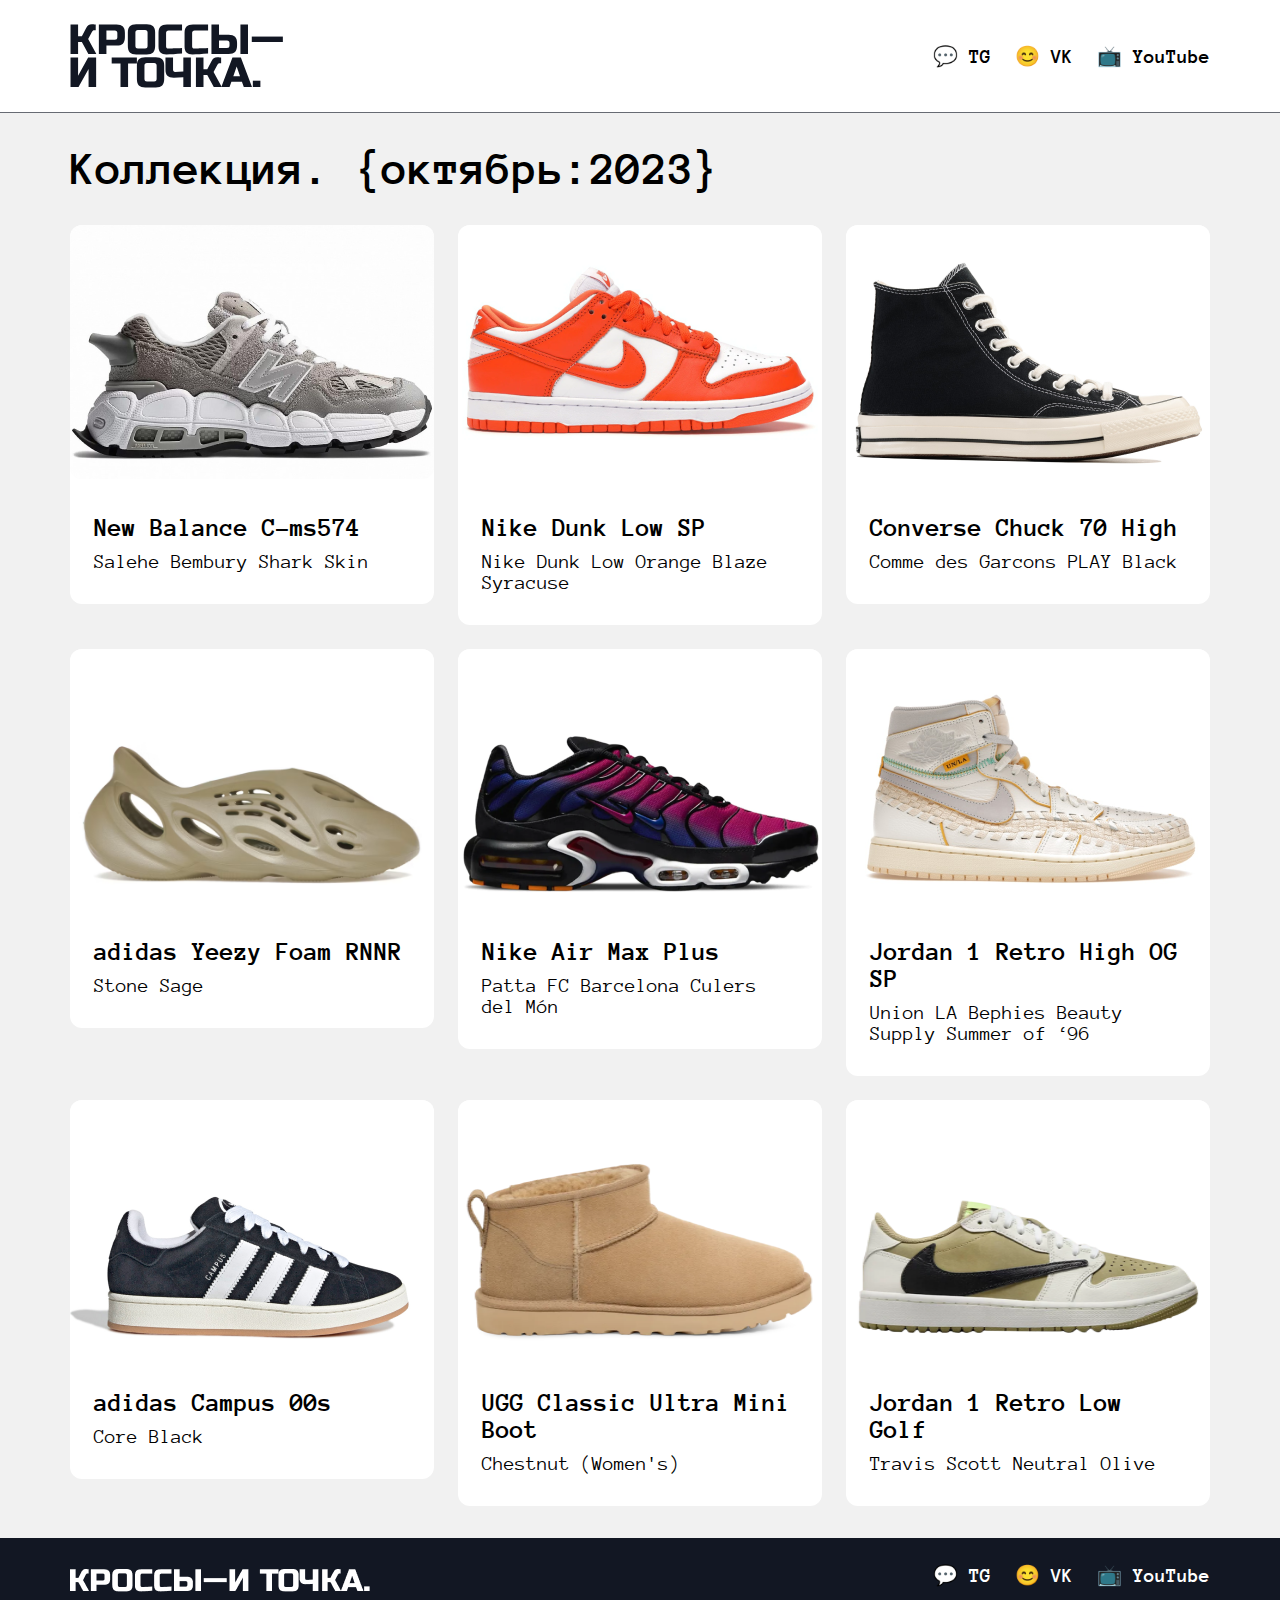
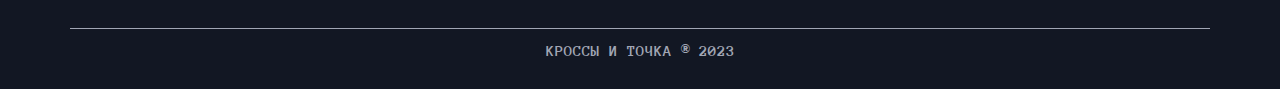
<file: fifth_week/index.html>
<!DOCTYPE html>
<html lang="ru">
<head>
    <meta charset="UTF-8">
    <meta name="viewport" content="width=device-width, initial-scale=1.0">
    <title>Кроссы — и точка</title>
    <link href="./style.css" rel="stylesheet">
</head>
<body>
    <header class="header"> 
        <div class="header__container"> 
            <img class="logo" alt="logo" src="./images/logo (1).svg"/>
            <nav class="header__icon-container">
                <a class="header__link" href="#">💬&nbspTG</a> 
                <a class="header__link" href="#">😊&nbspVK</a> 
                <a class="header__link" href="#">📺&nbspYouTube</a> 
            </nav>
        </div>
    </header>
    <main class="main">
        <h1 class="main__title"> Коллекция. {октябрь:2023} </h1>
        <div class="main__container">
            <a class="main__card" href="./pages/index1.html">
                <div class="main__content-card">
                    <div class="sneaker">
                            <img class="sneaker__img" alt="New Balance C-ms574" src="./images/new_balance.png"/>
                        <div class="card__info">
                            <h3 class="card__text-title">New Balance C-ms574</h3>
                            <p class="card__text-model">Salehe Bembury Shark Skin</p>
                        </div>
                    </div>
                </div>
            </a>
            <a class="main__card" href="./pages/index2.html">
            <div class="main__content-card">
                <div class="sneaker">
                        <img  class="sneaker__img" alt="Nike Dunk Low SP" src="./images/nike_dunk.png"/>
                    <div class="card__info">
                        <h3 class="card__text-title">Nike Dunk Low SP</h3>
                        <p class="card__text-model">Nike Dunk Low Orange Blaze Syracuse</p>
                    </div>
                </div>
            </div>
            </a>
            <a class="main__card" href="./pages/index3.html">
            <div class="main__content-card">
                <div class="sneaker">
                        <img class="sneaker__img" alt="Converse Chuck 70 High" src="./images/converse_chuck.png"/>
                    <div class="card__info">
                        <h3 class="card__text-title">Converse Chuck 70 High</h3>
                        <p class="card__text-model">Comme des Garcons PLAY Black</p>
                    </div>
                </div>
            </div>
            </a>
            <a class="main__card" href="./pages/index4.html">
            <div class="main__content-card">
                <div class="sneaker">
                        <img class="sneaker__img" alt="adidas Yeezy Foam RNNR" src="./images/adidas_yeezy.png"/>
                    <div class="card__info">
                        <h3 class="card__text-title">adidas Yeezy Foam RNNR</h3>
                        <p class="card__text-model">Stone Sage</p>
                    </div>
                </div>
            </div>
            </a>
            <a class="main__card" href="./pages/index5.html">
            <div class="main__content-card">
                <div class="sneaker">
                        <img class="sneaker__img" alt="Nike Air Max Plus" src="./images/nike_air_max_plus.png"/>
                    <div class="card__info">
                        <h3 class="card__text-title">Nike Air Max Plus</h3>
                        <p class="card__text-model">Patta FC Barcelona Culers del Món</p>
                    </div>
                </div>
            </div>
            </a>
            <a class="main__card" href="./pages/index6.html">
            <div class="main__content-card">
                <div class="sneaker">
                        <img class="sneaker__img" alt="Jordan 1 Retro High OG SP" src="./images/gordan_high_sp.png"/>
                    <div class="card__info">
                        <h3 class="card__text-title">Jordan 1 Retro High OG SP</h3>
                        <p class="card__text-model">Union LA Bephies Beauty Supply Summer of ‘96</p>
                    </div>
                </div>
            </div>
            </a>
            <a class="main__card" href="./pages/index7.html">
            <div class="main__content-card">
                <div class="sneaker">
                        <img class="sneaker__img" alt="adidas Campus 00s" src="./images/adidas_campus.png"/>
                    <div class="card__info">
                        <h3 class="card__text-title">adidas Campus 00s</h3>
                        <p class="card__text-model">Core Black</p>
                    </div>
                </div>
            </div>
            </a>
            <a class="main__card" href="./pages/index8.html">
            <div class="main__content-card">
                <div class="sneaker">
                        <img class="sneaker__img" alt="UGG Classic Ultra Mini Boot" src="./images/ugg_classic.png"/>
                    <div class="card__info">
                        <h3 class="card__text-title">UGG Classic Ultra Mini Boot</h3>
                        <p class="card__text-model">Chestnut (Women's)</p>
                    </div>
                </div>
            </div>
            </a>
            <a class="main__card" href="./pages/index9.html">
            <div class="main__content-card">
                <div class="sneaker">
                        <img class="sneaker__img" alt="Jordan 1 Retro Low Golf" src="./images/jordan_low_golf.png"/>
                    <div class="card__info">
                        <h3 class="card__text-title">Jordan 1 Retro Low Golf</h3>
                        <p class="card__text-model">Travis Scott Neutral Olive</p>
                    </div>
                </div>
            </div>
            </a>
        </div>
    </main>
    <footer class="footer">
        <div class="footer__top">
            <div class="footer__top-container">
                <div class="footer__title">
                    <img class="footer__logo" src="./images/logo.png"/>
                </div>
                <nav class="footer__icon-container">
                    <a class="footer__link" href="#">💬&nbspTG</a>
                    <a class="footer__link" href="#">😊&nbspVK</a>
                     <a class="footer__link" href="#">📺&nbspYouTube</a>
                </nav>
            </div>
        </div>
        <div class="footer__bottom">
            <h2 class="footer__h">КРОССЫ И ТОЧКА ® 2023</h2>
        </div>
    </footer>
</body>
</html>
</file>
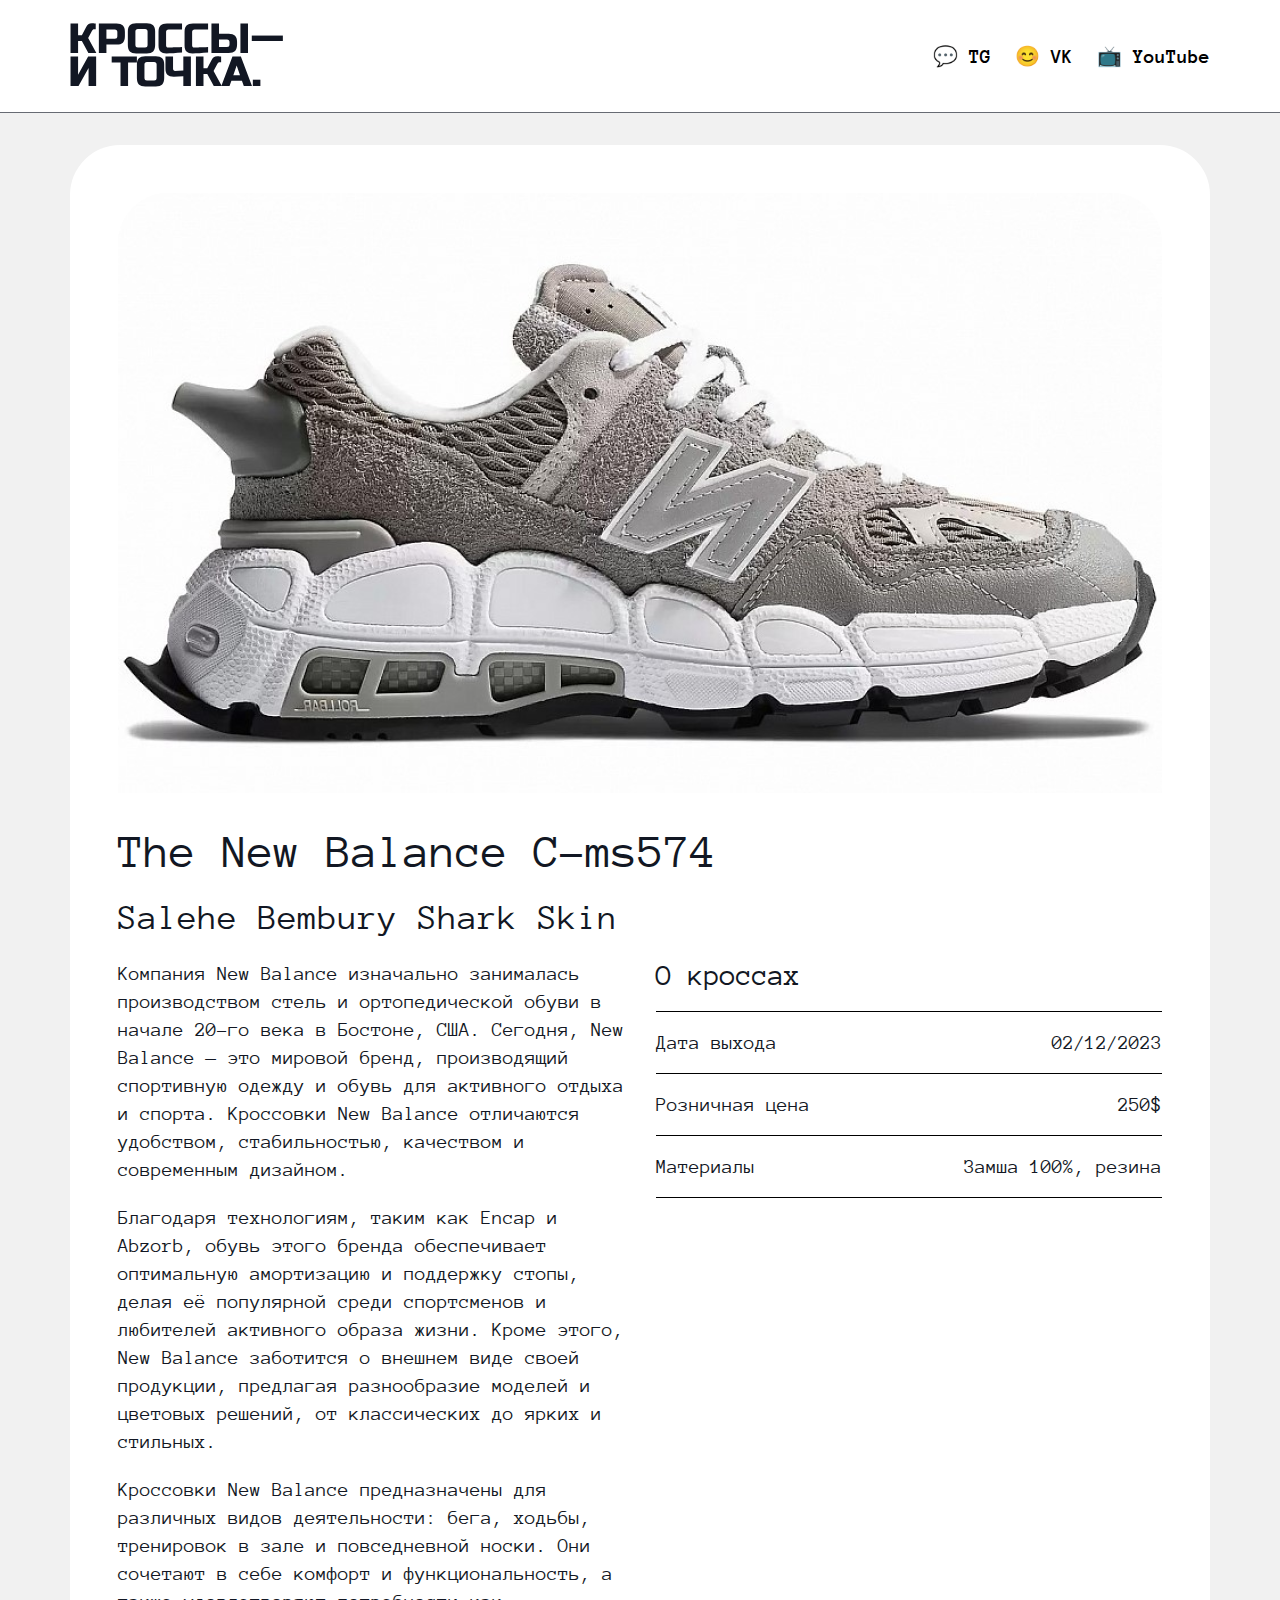
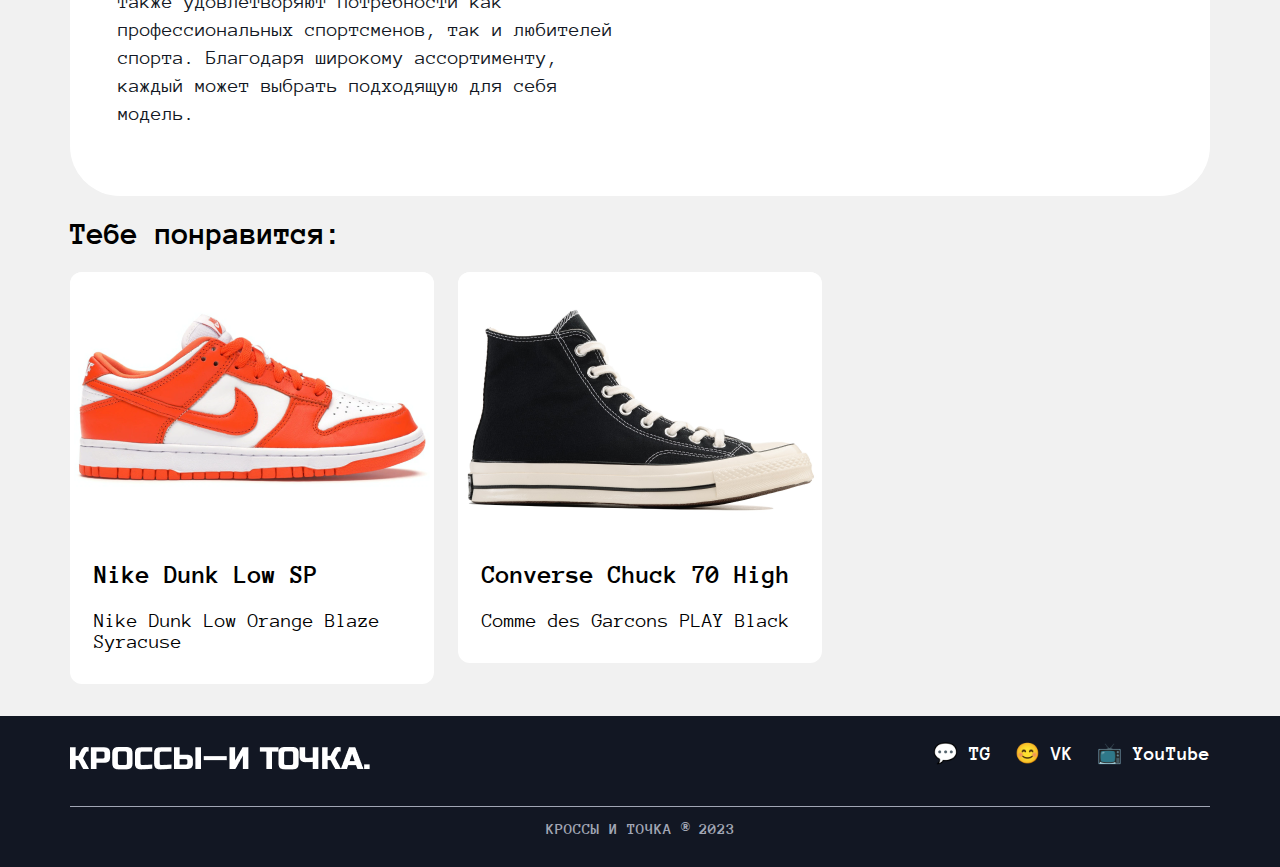
<file: fifth_week/pages/index1.html>
<!DOCTYPE html>
<html lang="ru">
<head>
    <meta charset="UTF-8">
    <meta name="viewport" content="width=device-width, initial-scale=1.0">
    <title>Кроссы — и точка</title>
    <link href="../style1.css" rel="stylesheet">
</head>
<body>
    <header class="header"> 
        <div class="header__container"> 
            <a href="../index.html">
                <img alt="logo" src="../images/logo (1).svg"/>
            </a>
            <nav class="header__icon-container">
                <a class="header__link" href="#">💬&nbspTG</a> 
                <a class="header__link" href="#">😊&nbspVK</a> 
                <a class="header__link" href="#">📺&nbspYouTube</a> 
            </nav>
        </div>
    </header>
    <main class="main">
        <div class="main__container">
            <div class="main__basic">
                <img class="main__img" src="../images/new_balance_big.png" alt="New Balance C-ms574"/>
                <h1 class="main__title">The New Balance C-ms574</h1>
                <h2 class="main__subtitle">Salehe Bembury Shark Skin</h2>
                <div class="main__text-container">
                    <div class="main__text-left-container">
                        <p class="main__text-left">Компания New Balance изначально занималась производством стель и ортопедической обуви в начале 20-го века в Бостоне, США. Сегодня, New Balance — это мировой бренд, производящий спортивную одежду и обувь для активного отдыха и спорта. Кроссовки New Balance отличаются удобством, стабильностью, качеством и современным дизайном.</p>
                        <p class="main__text-left">Благодаря технологиям, таким как Encap и Abzorb, обувь этого бренда обеспечивает оптимальную амортизацию и поддержку стопы, делая её популярной среди спортсменов и любителей активного образа жизни. Кроме этого, New Balance заботится о внешнем виде своей продукции, предлагая разнообразие моделей и цветовых решений, от классических до ярких и стильных.</p>
                        <p class="main__text-left">Кроссовки New Balance предназначены для различных видов деятельности: бега, ходьбы, тренировок в зале и повседневной носки. Они сочетают в себе комфорт и функциональность, а также удовлетворяют потребности как профессиональных спортсменов, так и любителей спорта. Благодаря широкому ассортименту, каждый может выбрать подходящую для себя модель.</p>
                    </div>
                    <div class="main__text-right-container">
                        <h2 class="main__right-title">О кроссах</h2>
                        <div class="main__text-right">
                            <p class="main__name-right">Дата выхода</p>
                            <p class="main__name-right">02/12/2023</p>
                        </div>
                        <div class="main__text-right">
                            <p class="main__name-right">Розничная цена</p>
                            <p class="main__name-right">250$</p>
                        </div>
                        <div class="main__text-right">
                            <p class="main__name-right">Материалы</p>
                            <p class="main__name-right">Замша 100%, резина</p>
                        </div>
                    </div>
                </div>
            </div>
            <div class="main__offer">
                <h1 class="main__offer-title">Тебе понравится:</h1>
                <div class="main__offer-container">
                    <a class="main__card" href="../pages/index2.html">
                    <div class="main__offer-card">
                        <div class="sneaker">
                            <img  class="sneaker__img" alt="Nike Dunk Low SP" src="../images/nike_dunk.png"/>
                            <div class="card__info">
                                <h3 class="card__text-title">Nike Dunk Low SP</h3>
                                <p class="card__text-model">Nike Dunk Low Orange Blaze Syracuse</p>
                            </div>
                        </div>
                    </div>
                    </a>
                    <a class="main__card" href="../pages/index3.html">
                    <div class="main__offer-card">
                        <div class="sneaker">
                            <img class="sneaker__img" alt="Converse Chuck 70 High" src="../images/converse_chuck.png"/>
                            <div class="card__info">
                                <h3 class="card__text-title">Converse Chuck 70 High</h3>
                                <p class="card__text-model">Comme des Garcons PLAY Black</p>
                            </div>
                        </div>
                    </div>
                    </a>
                </div>
            </div>
        </div>
    </main>
    <footer class="footer">
        <div class="footer__top">
            <div class="footer__top-container">
                <div class="footer__title">
                    <img class="footer__logo" src="../images/logo.png"/>
                </div>
                <nav class="footer__icon-container">
                    <a class="footer__link" href="#">💬&nbspTG</a>
                    <a class="footer__link" href="#">😊&nbspVK</a>
                    <a class="footer__link" href="#">📺&nbspYouTube</a>
                </nav>
            </div>
        </div>
        <div class="footer__bottom">
            <h2 class="footer__h">КРОССЫ И ТОЧКА ® 2023</h2>
        </div>
    </footer>
</body>
</html>
</file>
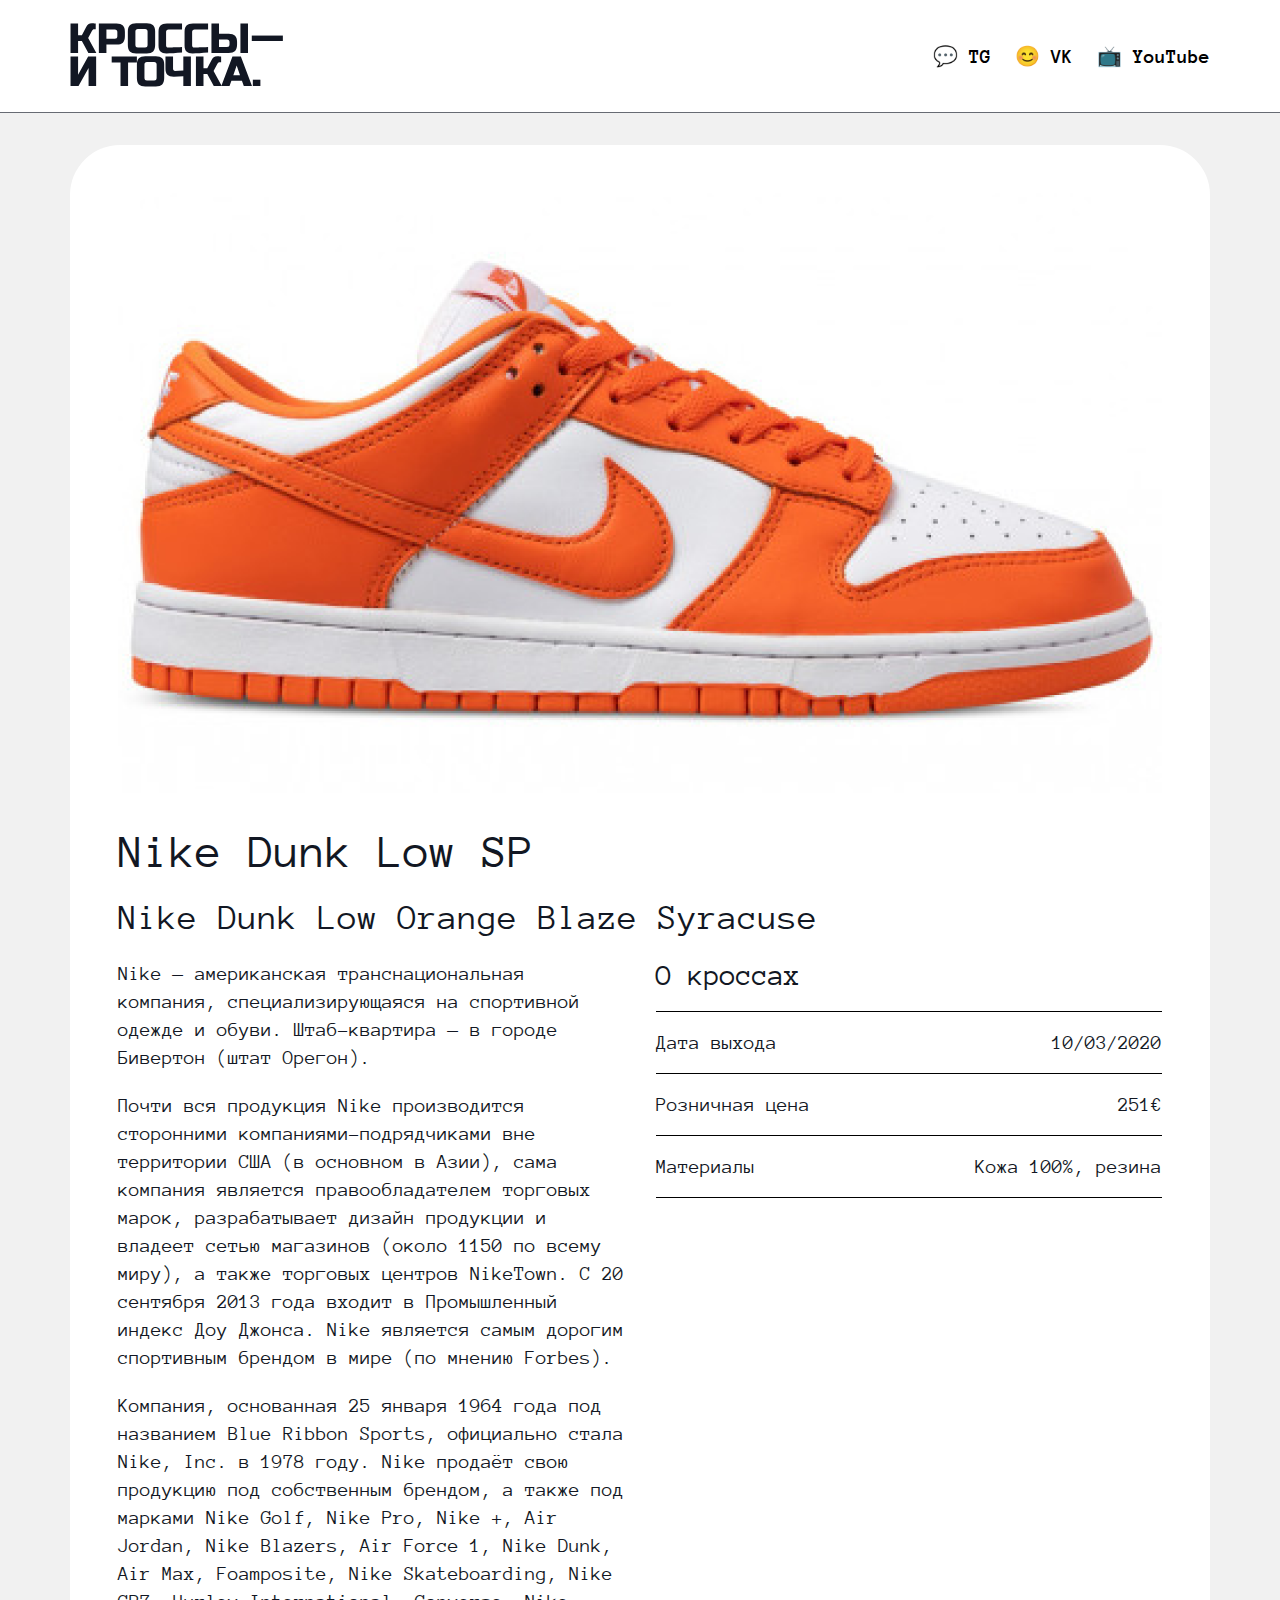
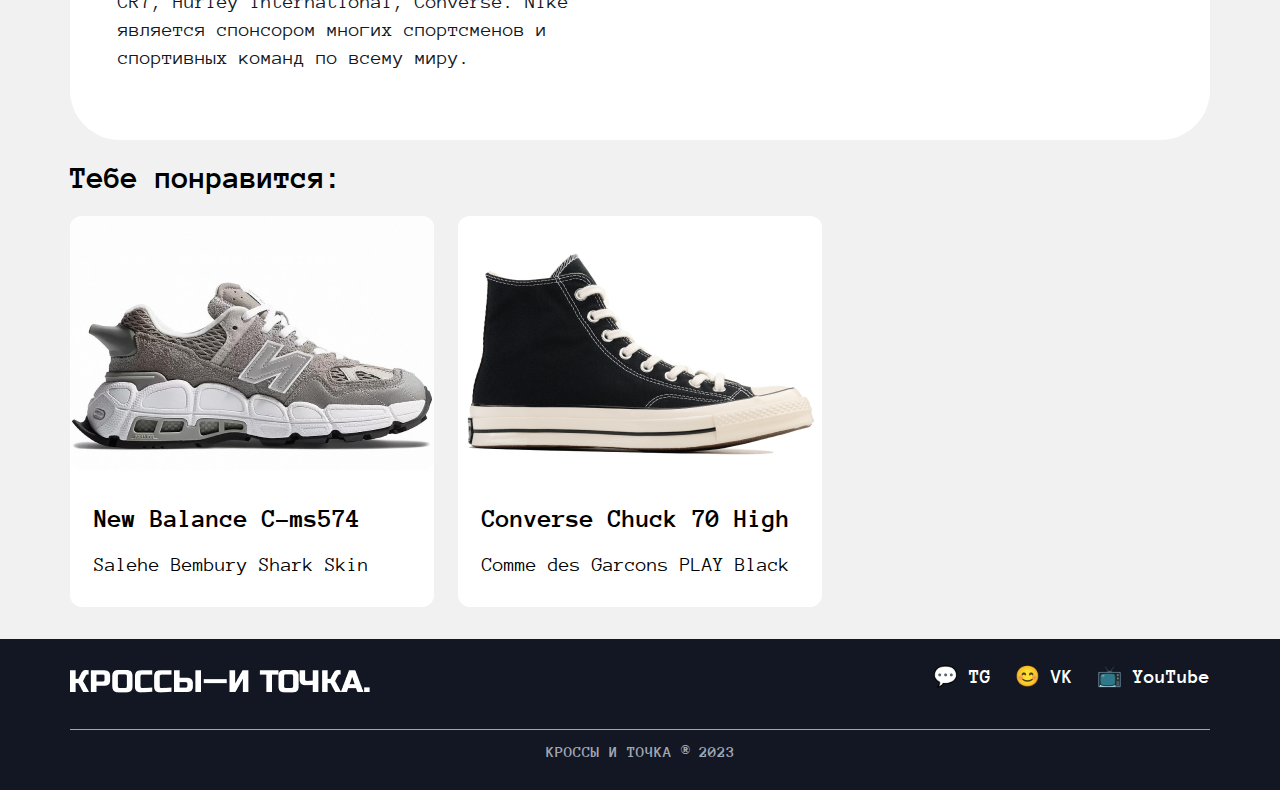
<file: fifth_week/pages/index2.html>
<!DOCTYPE html>
<html lang="ru">
<head>
    <meta charset="UTF-8">
    <meta name="viewport" content="width=device-width, initial-scale=1.0">
    <title>Кроссы — и точка</title>
    <link href="../style1.css" rel="stylesheet">
</head>
<body>
    <header class="header"> 
        <div class="header__container"> 
            <a href="../index.html">
                <img alt="logo" src="../images/logo (1).svg"/>
            </a>
            <nav class="header__icon-container">
                <a class="header__link" href="#">💬&nbspTG</a> 
                <a class="header__link" href="#">😊&nbspVK</a> 
                <a class="header__link" href="#">📺&nbspYouTube</a> 
            </nav>
        </div>
    </header>
    <main class="main">
        <div class="main__container">
            <div class="main__basic">
                <img class="main__img" src="../images/nike_dunk_big.png" alt="Nike Dunk Low SP"/>
                <h1 class="main__title">Nike Dunk Low SP</h1>
                <h2 class="main__subtitle">Nike Dunk Low Orange Blaze Syracuse</h2>
                <div class="main__text-container">
                    <div class="main__text-left-container">
                        <p class="main__text-left">Nike — американская транснациональная компания, специализирующаяся на спортивной одежде и обуви. Штаб-квартира — в городе Бивертон (штат Орегон).</p>
                        <p class="main__text-left">Почти вся продукция Nike производится сторонними компаниями-подрядчиками вне территории США (в основном в Азии), сама компания является правообладателем торговых марок, разрабатывает дизайн продукции и владеет сетью магазинов (около 1150 по всему миру), а также торговых центров NikeTown. С 20 сентября 2013 года входит в Промышленный индекс Доу Джонса. Nike является самым дорогим спортивным брендом в мире (по мнению Forbes).</p>
                        <p class="main__text-left">Компания, основанная 25 января 1964 года под названием Blue Ribbon Sports, официально стала Nike, Inc. в 1978 году. Nike продаёт свою продукцию под собственным брендом, а также под марками Nike Golf, Nike Pro, Nike +, Air Jordan, Nike Blazers, Air Force 1, Nike Dunk, Air Max, Foamposite, Nike Skateboarding, Nike CR7, Hurley International, Converse. Nike является спонсором многих спортсменов и спортивных команд по всему миру.</p>
                    </div>
                    <div class="main__text-right-container">
                        <h2 class="main__right-title">О кроссах</h2>
                        <div class="main__text-right">
                            <p class="main__name-right">Дата выхода</p>
                            <p class="main__name-right">10/03/2020</p>
                        </div>
                        <div class="main__text-right">
                            <p class="main__name-right">Розничная цена</p>
                            <p class="main__name-right">251€</p>
                        </div>
                        <div class="main__text-right">
                            <p class="main__name-right">Материалы</p>
                            <p class="main__name-right">Кожа 100%, резина</p>
                        </div>
                    </div>
                </div>
            </div>
            <div class="main__offer">
                <h1 class="main__offer-title">Тебе понравится:</h1>
                <div class="main__offer-container">
                    <a class="main__card" href="../pages/index1.html">
                    <div class="main__offer-card">
                        <div class="sneaker">
                            <img class="sneaker__img" alt="New Balance C-ms574" src="../images/new_balance.png"/>
                            <div class="card__info">
                                <h3 class="card__text-title">New Balance C-ms574</h3>
                                <p class="card__text-model">Salehe Bembury Shark Skin</p>
                            </div>
                        </div>
                    </div>
                    </a>
                    <a class="main__card" href="../pages/index3.html">
                    <div class="main__offer-card">
                        <div class="sneaker">
                            <img class="sneaker__img" alt="Converse Chuck 70 High" src="../images/converse_chuck.png"/>
                            <div class="card__info">
                                <h3 class="card__text-title">Converse Chuck 70 High</h3>
                                <p class="card__text-model">Comme des Garcons PLAY Black</p>
                            </div>
                        </div>
                    </div>
                    </a>
                </div>
            </div>
        </div>
    </main>
    <footer class="footer">
        <div class="footer__top">
            <div class="footer__top-container">
                <div class="footer__title">
                    <img class="footer__logo" src="../images/logo.png"/>
                </div>
                <nav class="footer__icon-container">
                    <a class="footer__link" href="#">💬&nbspTG</a>
                    <a class="footer__link" href="#">😊&nbspVK</a>
                    <a class="footer__link" href="#">📺&nbspYouTube</a>
                </nav>
            </div>
        </div>
        <div class="footer__bottom">
            <h2 class="footer__h">КРОССЫ И ТОЧКА ® 2023</h2>
        </div>
    </footer>
</body>
</html>
</file>
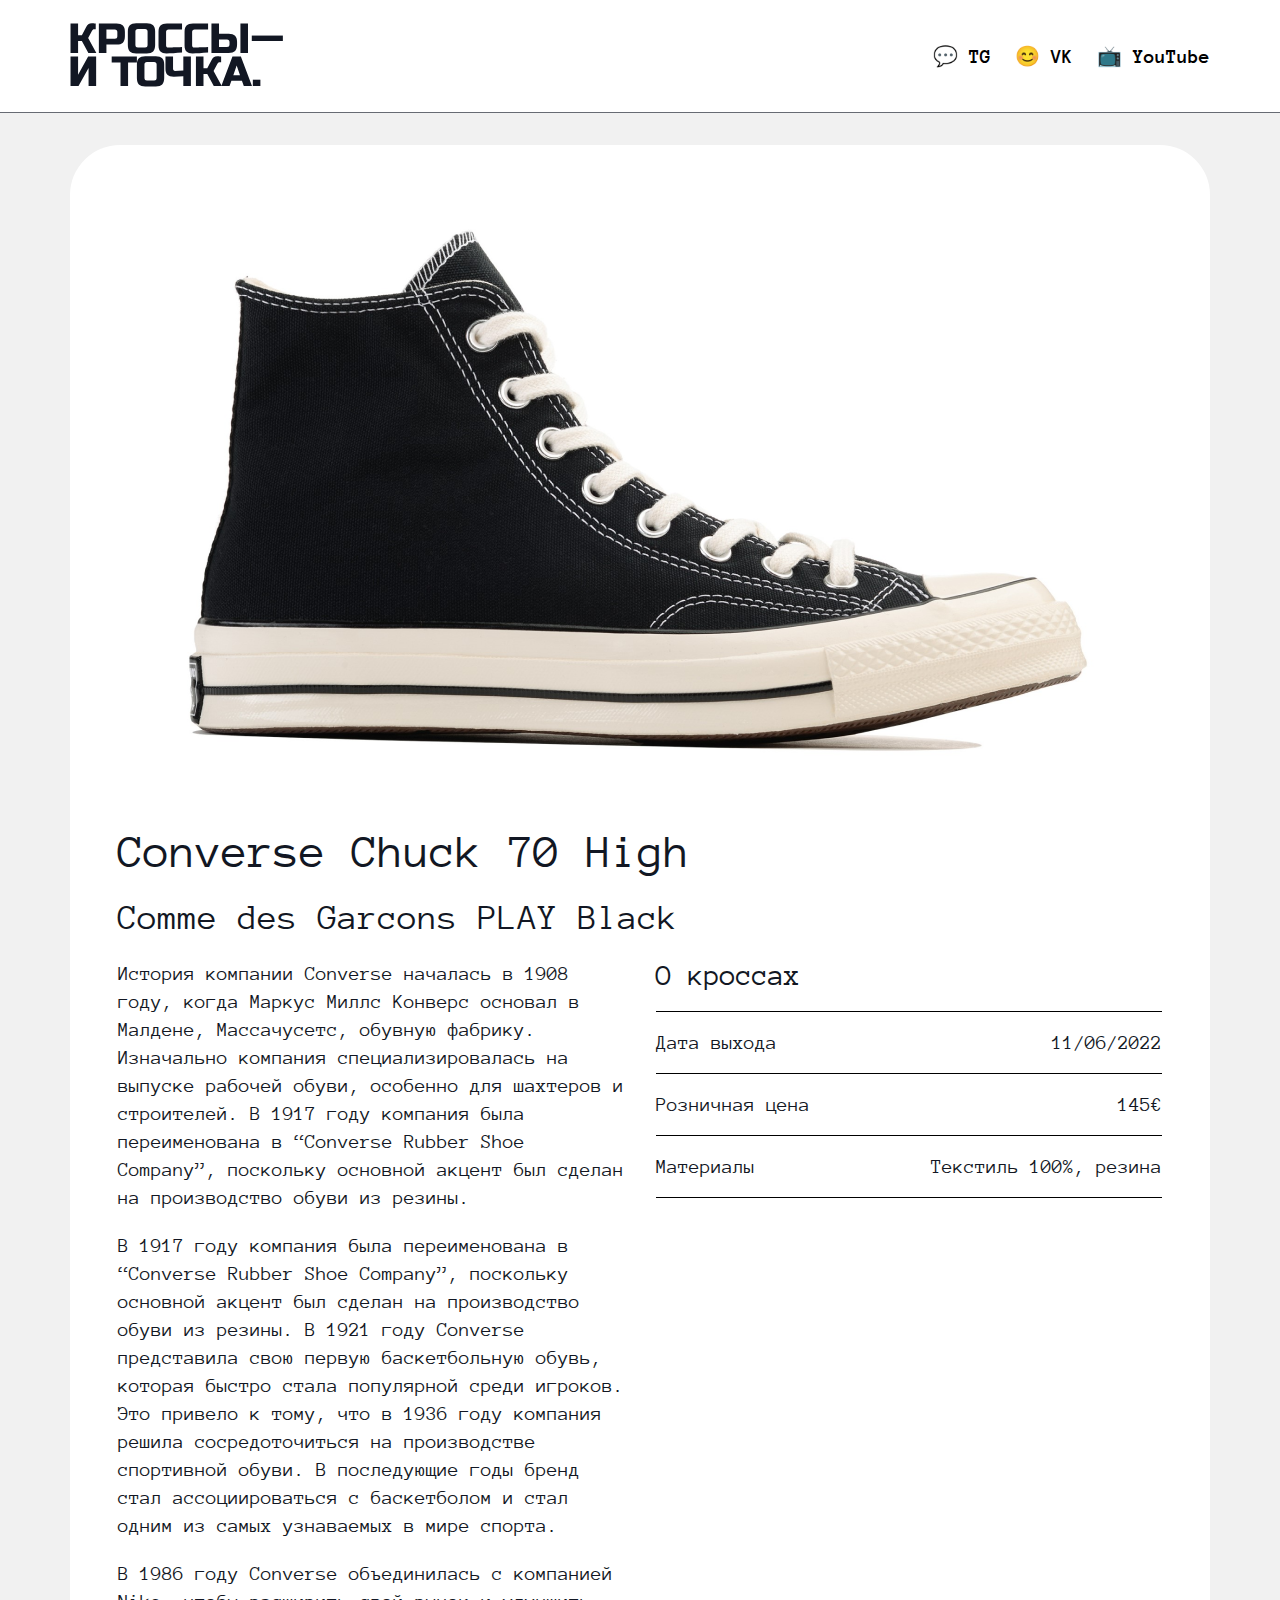
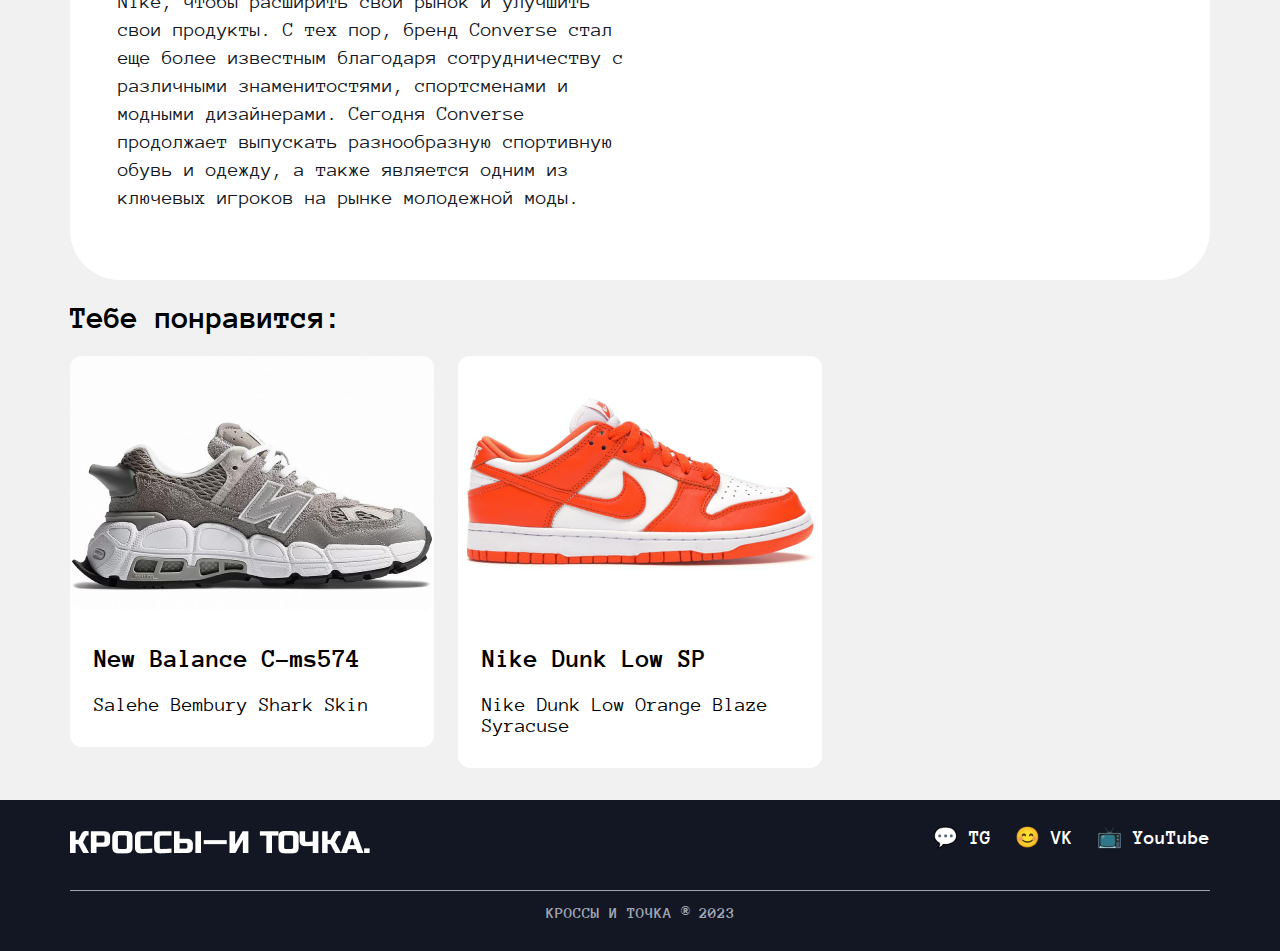
<file: fifth_week/pages/index3.html>
<!DOCTYPE html>
<html lang="ru">
<head>
    <meta charset="UTF-8">
    <meta name="viewport" content="width=device-width, initial-scale=1.0">
    <title>Кроссы — и точка</title>
    <link href="../style1.css" rel="stylesheet">
</head>
<body>
    <header class="header"> 
        <div class="header__container"> 
            <a href="../index.html">
                <img alt="logo" src="../images/logo (1).svg"/>
            </a>
            <nav class="header__icon-container">
                <a class="header__link" href="#">💬&nbspTG</a> 
                <a class="header__link" href="#">😊&nbspVK</a> 
                <a class="header__link" href="#">📺&nbspYouTube</a> 
            </nav>
        </div>
    </header>
    <main class="main">
        <div class="main__container">
            <div class="main__basic">
                <img class="main__img" src="../images/converse_big.png" alt="Converse Chuck 70 High"/>
                <h1 class="main__title">Converse Chuck 70 High</h1>
                <h2 class="main__subtitle">Comme des Garcons PLAY Black</h2>
                <div class="main__text-container">
                    <div class="main__text-left-container">
                        <p class="main__text-left">История компании Converse началась в 1908 году, когда Маркус Миллс Конверс основал в Малдене, Массачусетс, обувную фабрику. Изначально компания специализировалась на выпуске рабочей обуви, особенно для шахтеров и строителей. В 1917 году компания была переименована в “Converse Rubber Shoe Company”, поскольку основной акцент был сделан на производство обуви из резины.</p>
                        <p class="main__text-left">В 1917 году компания была переименована в “Converse Rubber Shoe Company”, поскольку основной акцент был сделан на производство обуви из резины. В 1921 году Converse представила свою первую баскетбольную обувь, которая быстро стала популярной среди игроков. Это привело к тому, что в 1936 году компания решила сосредоточиться на производстве спортивной обуви. В последующие годы бренд стал ассоциироваться с баскетболом и стал одним из самых узнаваемых в мире спорта.</p>
                        <p class="main__text-left">В 1986 году Converse объединилась с компанией Nike, чтобы расширить свой рынок и улучшить свои продукты. С тех пор, бренд Converse стал еще более известным благодаря сотрудничеству с различными знаменитостями, спортсменами и модными дизайнерами. Сегодня Converse продолжает выпускать разнообразную спортивную обувь и одежду, а также является одним из ключевых игроков на рынке молодежной моды.</p>
                    </div>
                    <div class="main__text-right-container">
                        <h2 class="main__right-title">О кроссах</h2>
                        <div class="main__text-right">
                            <p class="main__name-right">Дата выхода</p>
                            <p class="main__name-right">11/06/2022</p>
                        </div>
                        <div class="main__text-right">
                            <p class="main__name-right">Розничная цена</p>
                            <p class="main__name-right">145€</p>
                        </div>
                        <div class="main__text-right">
                            <p class="main__name-right">Материалы</p>
                            <p class="main__name-right">Текстиль 100%, резина</p>
                        </div>
                    </div>
                </div>
            </div>
            <div class="main__offer">
                <h1 class="main__offer-title">Тебе понравится:</h1>
                <div class="main__offer-container">
                    <a class="main__card" href="../pages/index1.html">
                    <div class="main__offer-card">
                        <div class="sneaker">
                            <img class="sneaker__img" alt="New Balance C-ms574" src="../images/new_balance.png"/>
                            <div class="card__info">
                                <h3 class="card__text-title">New Balance C-ms574</h3>
                                <p class="card__text-model">Salehe Bembury Shark Skin</p>
                            </div>
                        </div>
                    </div>
                    </a>
                    <a class="main__card" href="../pages/index2.html">
                    <div class="main__offer-card">
                        <div class="sneaker">
                            <img  class="sneaker__img" alt="Nike Dunk Low SP" src="../images/nike_dunk.png"/>
                            <div class="card__info">
                                <h3 class="card__text-title">Nike Dunk Low SP</h3>
                                <p class="card__text-model">Nike Dunk Low Orange Blaze Syracuse</p>
                            </div>
                        </div>
                    </div>
                    </a>
                </div>
            </div>
        </div>  
    </main>
    <footer class="footer">
        <div class="footer__top">
            <div class="footer__top-container">
                <div class="footer__title">
                    <img class="footer__logo" src="../images/logo.png"/>
                </div>
                <nav class="footer__icon-container">
                    <a class="footer__link" href="#">💬&nbspTG</a>
                    <a class="footer__link" href="#">😊&nbspVK</a>
                    <a class="footer__link" href="#">📺&nbspYouTube</a>
                </nav>
            </div>
        </div>
        <div class="footer__bottom">
            <h2 class="footer__h">КРОССЫ И ТОЧКА ® 2023</h2>
        </div>
    </footer>
</body>
</html>
</file>
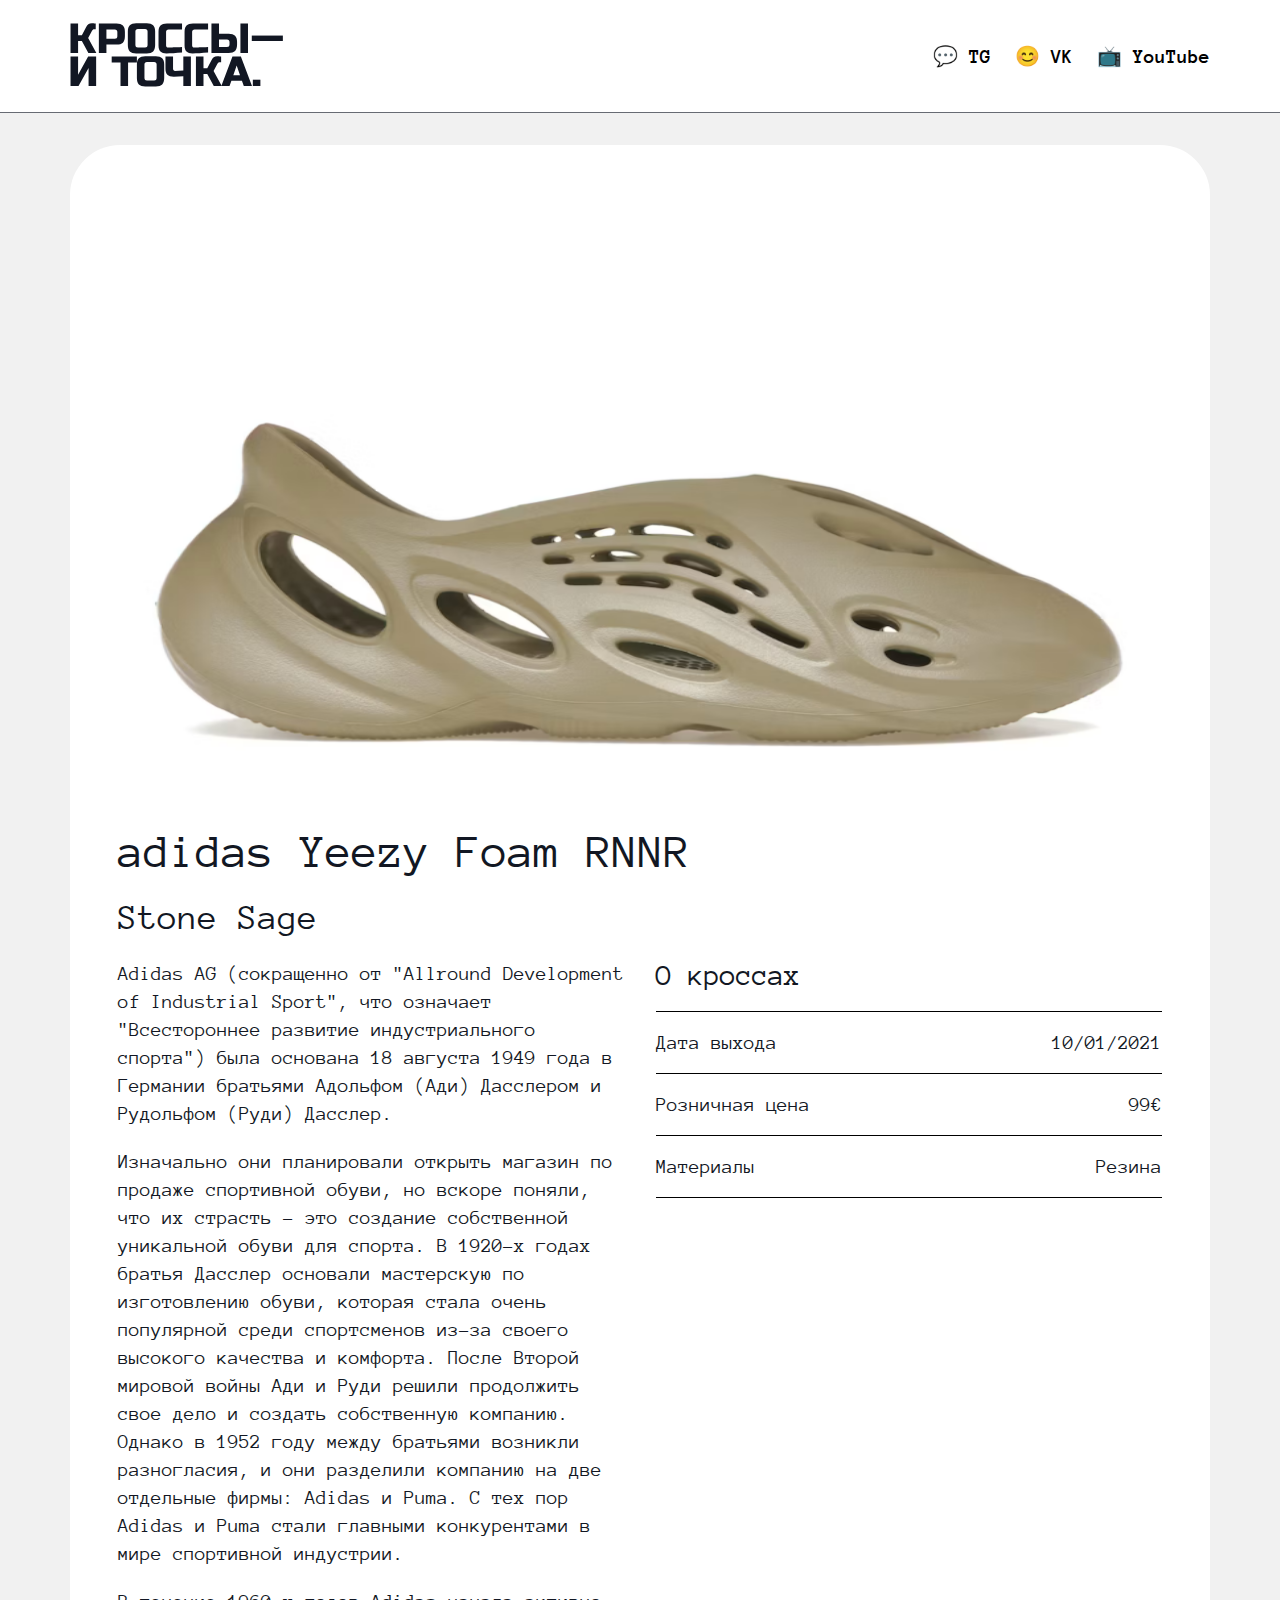
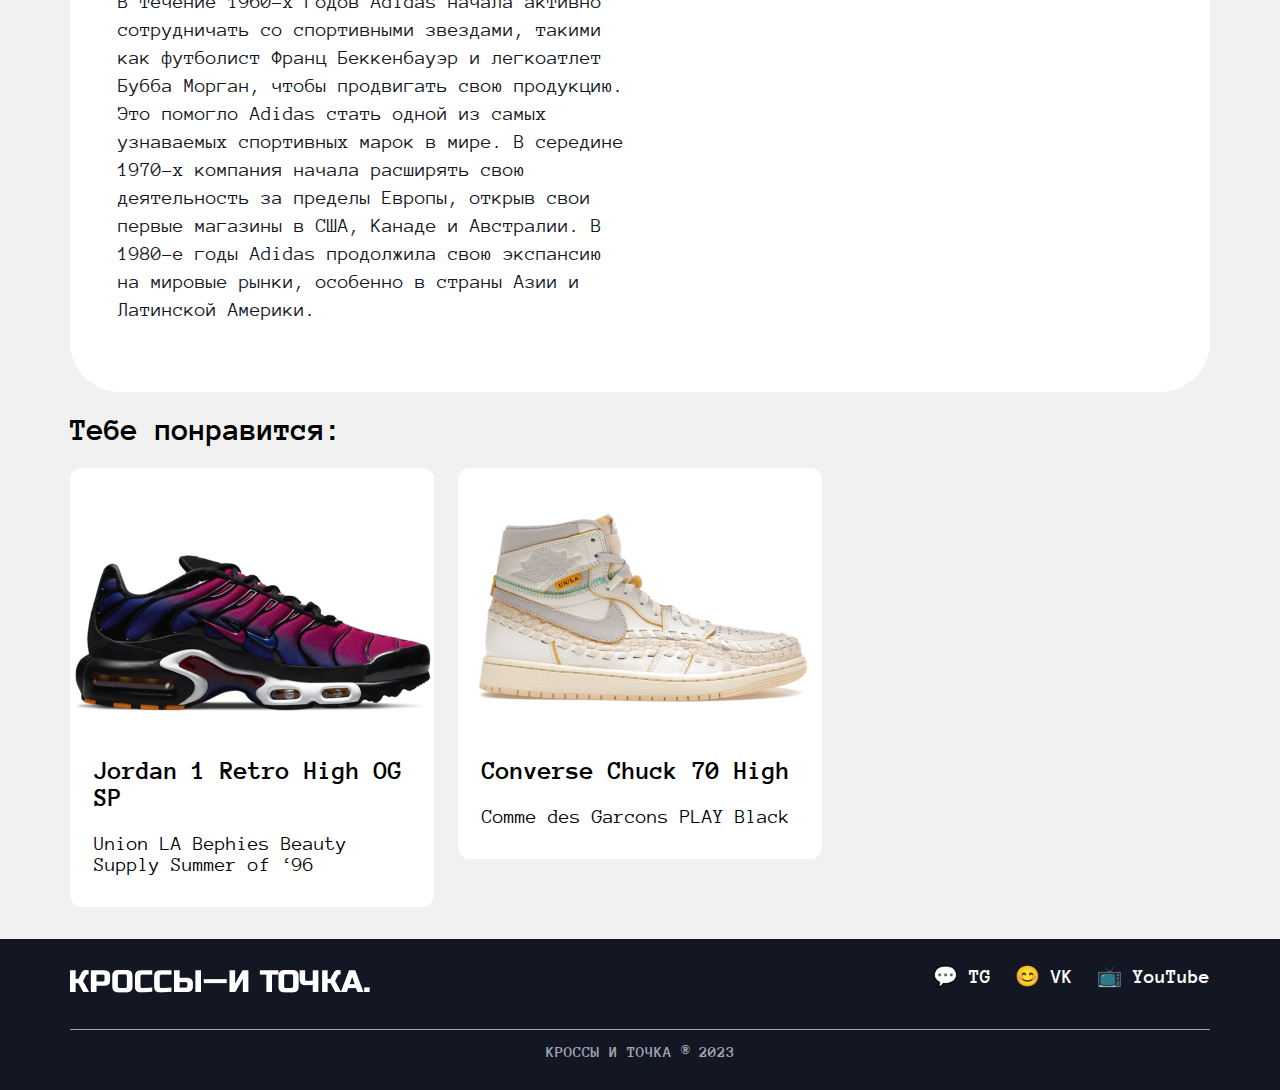
<file: fifth_week/pages/index4.html>
<!DOCTYPE html>
<html lang="ru">
<head>
    <meta charset="UTF-8">
    <meta name="viewport" content="width=device-width, initial-scale=1.0">
    <title>Кроссы — и точка</title>
    <link href="../style1.css" rel="stylesheet">
</head>
<body>
    <header class="header"> 
        <div class="header__container"> 
            <a href="../index.html">
                <img alt="logo" src="../images/logo (1).svg"/>
            </a>
            <nav class="header__icon-container">
                <a class="header__link" href="#">💬&nbspTG</a> 
                <a class="header__link" href="#">😊&nbspVK</a> 
                <a class="header__link" href="#">📺&nbspYouTube</a> 
            </nav>
        </div>
    </header>
    <main class="main">
        <div class="main__container">
            <div class="main__basic">
                <img class="main__img" src="../images/adidas_yeezy.png" alt="adidas Yeezy Foam RNNR"/>
                <h1 class="main__title">adidas Yeezy Foam RNNR</h1>
                <h2 class="main__subtitle">Stone Sage</h2>
                <div class="main__text-container">
                    <div class="main__text-left-container">
                        <p class="main__text-left">Adidas AG (сокращенно от "Allround Development of Industrial Sport", что означает "Всестороннее развитие индустриального спорта") была основана 18 августа 1949 года в Германии братьями Адольфом (Ади) Дасслером и Рудольфом (Руди) Дасслер.</p>
                        <p class="main__text-left">Изначально они планировали открыть магазин по продаже спортивной обуви, но вскоре поняли, что их страсть - это создание собственной уникальной обуви для спорта. В 1920-х годах братья Дасслер основали мастерскую по изготовлению обуви, которая стала очень популярной среди спортсменов из-за своего высокого качества и комфорта. После Второй мировой войны Ади и Руди решили продолжить свое дело и создать собственную компанию. Однако в 1952 году между братьями возникли разногласия, и они разделили компанию на две отдельные фирмы: Adidas и Puma. С тех пор Adidas и Puma стали главными конкурентами в мире спортивной индустрии.</p>
                        <p class="main__text-left">В течение 1960-х годов Adidas начала активно сотрудничать со спортивными звездами, такими как футболист Франц Беккенбауэр и легкоатлет Бубба Морган, чтобы продвигать свою продукцию. Это помогло Adidas стать одной из самых узнаваемых спортивных марок в мире.
                            В середине 1970-х компания начала расширять свою деятельность за пределы Европы, открыв свои первые магазины в США, Канаде и Австралии. В 1980-е годы Adidas продолжила свою экспансию на мировые рынки, особенно в страны Азии и Латинской Америки.</p>
                    </div>
                    <div class="main__text-right-container">
                        <h2 class="main__right-title">О кроссах</h2>
                        <div class="main__text-right">
                            <p class="main__name-right">Дата выхода</p>
                            <p class="main__name-right">10/01/2021</p>
                        </div>
                        <div class="main__text-right">
                            <p class="main__name-right">Розничная цена</p>
                            <p class="main__name-right">99€</p>
                        </div>
                        <div class="main__text-right">
                            <p class="main__name-right">Материалы</p>
                            <p class="main__name-right">Резина</p>
                        </div>
                    </div>
                </div>
            </div>
            <div class="main__offer">
                <h1 class="main__offer-title">Тебе понравится:</h1>
                <div class="main__offer-container">
                    <a class="main__card" href="../pages/index5.html">
                    <div class="main__offer-card">
                        <div class="sneaker">
                            <img  class="sneaker__img" alt="Jordan 1 Retro High OG SP" src="../images/nike_air_max_plus.png"/>
                            <div class="card__info">
                                <h3 class="card__text-title">Jordan 1 Retro High OG SP</h3>
                                <p class="card__text-model">Union LA Bephies Beauty Supply Summer of ‘96</p>
                            </div>
                        </div>
                    </div>
                    </a>
                    <a class="main__card" href="../pages/index6.html">
                    <div class="main__offer-card">
                        <div class="sneaker">
                            <img class="sneaker__img" alt="Converse Chuck 70 High" src="../images/gordan_high_sp.png"/>
                            <div class="card__info">
                                <h3 class="card__text-title">Converse Chuck 70 High</h3>
                                <p class="card__text-model">Comme des Garcons PLAY Black</p>
                            </div>
                        </div>
                    </div>
                    </a>
                </div>
            </div>
        </div>
    </main>
    <footer class="footer">
        <div class="footer__top">
            <div class="footer__top-container">
                <div class="footer__title">
                    <img class="footer__logo" src="../images/logo.png"/>
                </div>
                <nav class="footer__icon-container">
                    <a class="footer__link" href="#">💬&nbspTG</a>
                    <a class="footer__link" href="#">😊&nbspVK</a>
                    <a class="footer__link" href="#">📺&nbspYouTube</a>
                </nav>
            </div>
        </div>
        <div class="footer__bottom">
            <h2 class="footer__h">КРОССЫ И ТОЧКА ® 2023</h2>
        </div>
    </footer>
</body>
</html>
</file>
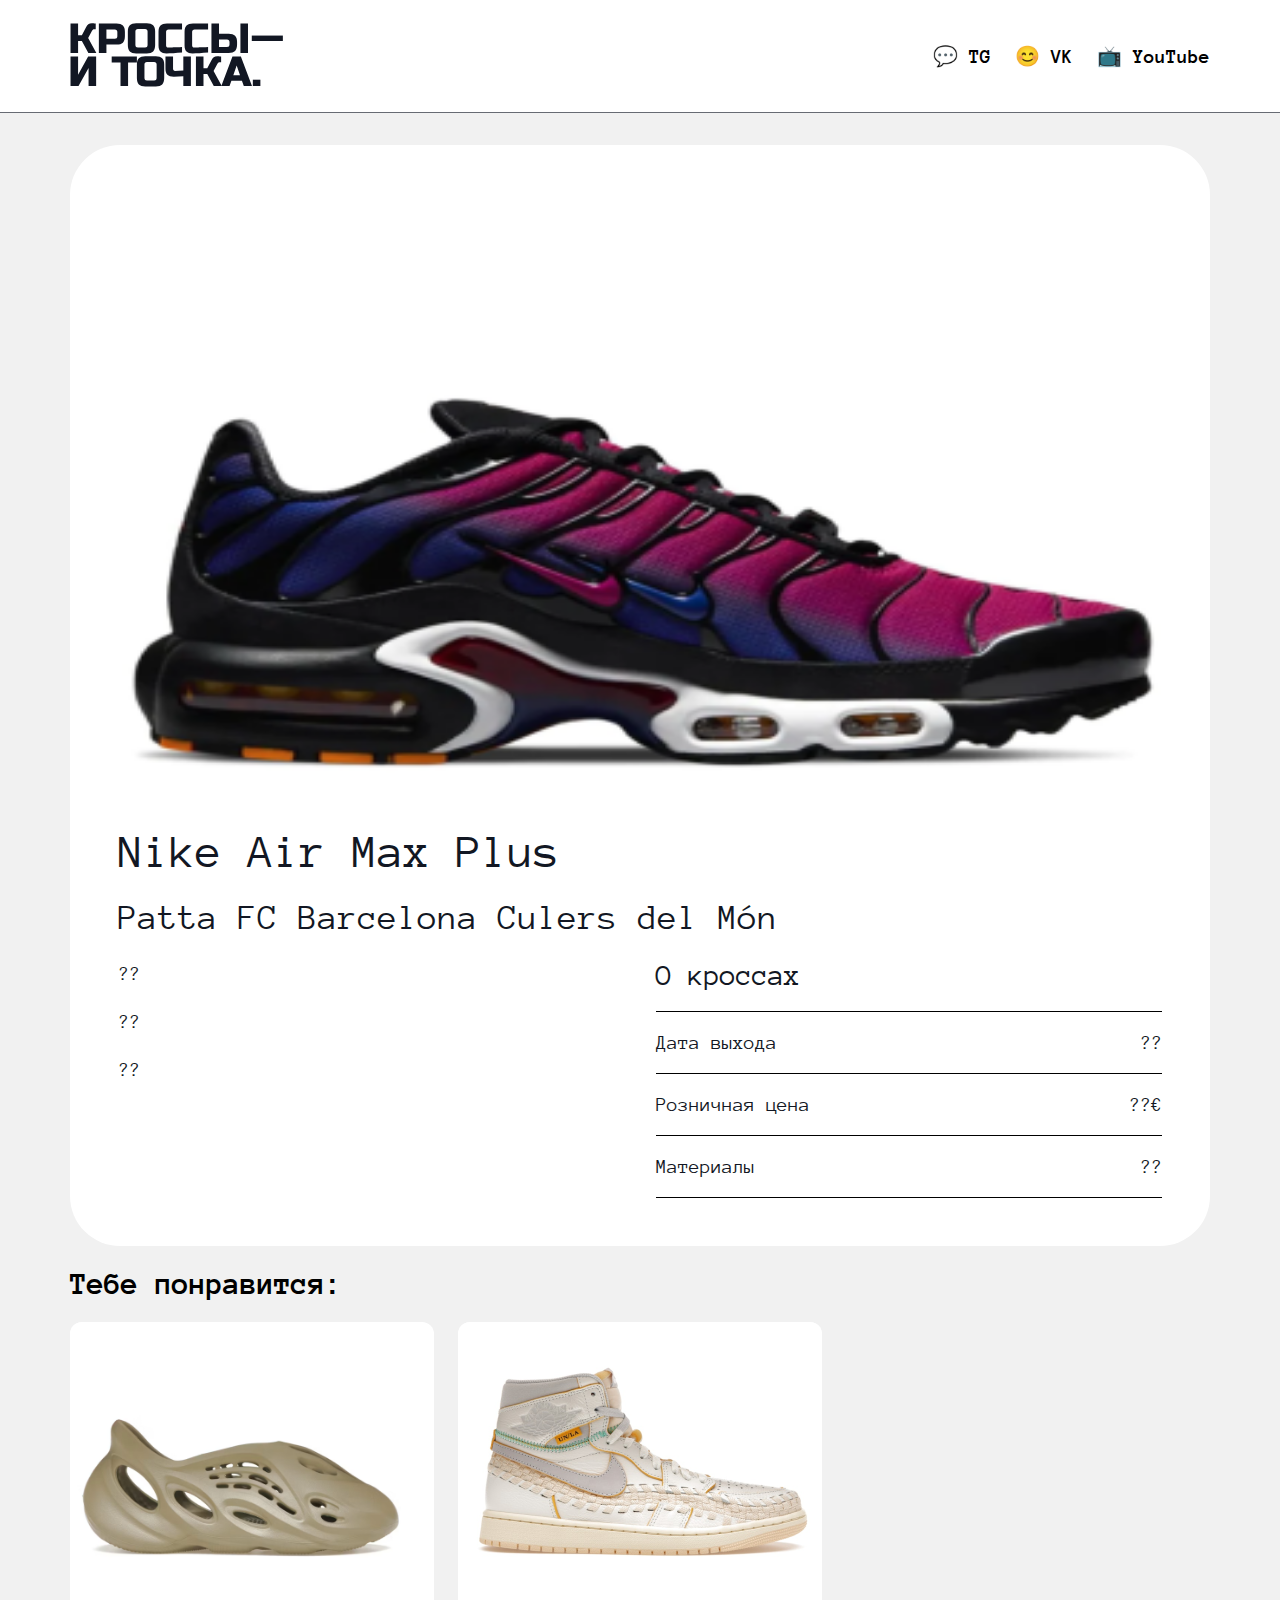
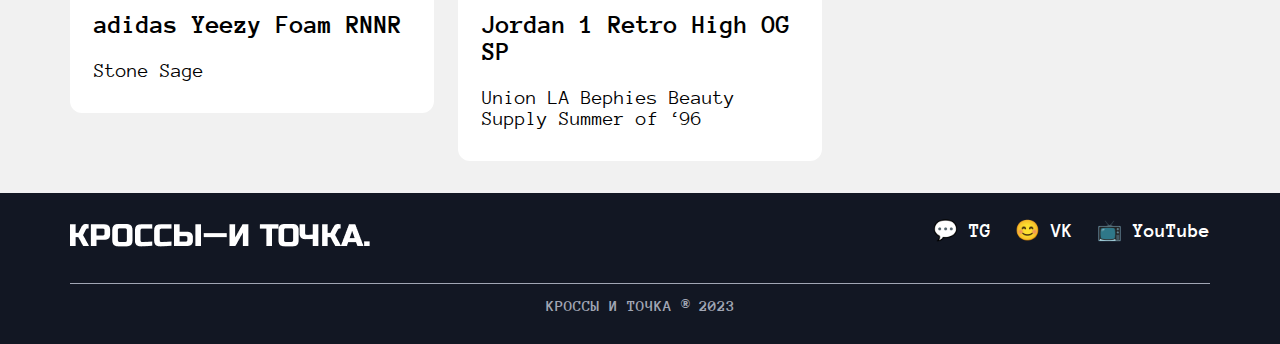
<file: fifth_week/pages/index5.html>
<!DOCTYPE html>
<html lang="ru">
<head>
    <meta charset="UTF-8">
    <meta name="viewport" content="width=device-width, initial-scale=1.0">
    <title>Кроссы — и точка</title>
    <link href="../style1.css" rel="stylesheet">
</head>
<body>
    <header class="header"> 
        <div class="header__container"> 
            <a href="../index.html">
                <img alt="logo" src="../images/logo (1).svg"/>
            </a>
            <nav class="header__icon-container">
                <a class="header__link" href="#">💬&nbspTG</a> 
                <a class="header__link" href="#">😊&nbspVK</a> 
                <a class="header__link" href="#">📺&nbspYouTube</a> 
            </nav>
        </div>
    </header>
    <main class="main">
        <div class="main__container">
            <div class="main__basic">
                <img class="main__img" src="../images/nike_air_max_plus.png" alt="Nike Air Max Plus"/>
                <h1 class="main__title">Nike Air Max Plus</h1>
                <h2 class="main__subtitle">Patta FC Barcelona Culers del Món</h2>
                <div class="main__text-container">
                    <div class="main__text-left-container">
                        <p class="main__text-left">??</p>
                        <p class="main__text-left">??</p>
                        <p class="main__text-left">??</p>
                    </div>
                    <div class="main__text-right-container">
                        <h2 class="main__right-title">О кроссах</h2>
                        <div class="main__text-right">
                            <p class="main__name-right">Дата выхода</p>
                            <p class="main__name-right">??</p>
                        </div>
                        <div class="main__text-right">
                            <p class="main__name-right">Розничная цена</p>
                            <p class="main__name-right">??€</p>
                        </div>
                        <div class="main__text-right">
                            <p class="main__name-right">Материалы</p>
                            <p class="main__name-right">??</p>
                        </div>
                    </div>
                </div>
            </div>
            <div class="main__offer">
                <h1 class="main__offer-title">Тебе понравится:</h1>
                <div class="main__offer-container">
                    <a class="main__card" href="../pages/index4.html">
                    <div class="main__offer-card">
                        <div class="sneaker">
                            <img class="sneaker__img" alt="adidas Yeezy Foam RNNR" src="../images/adidas_yeezy.png"/>
                            <div class="card__info">
                                <h3 class="card__text-title">adidas Yeezy Foam RNNR</h3>
                                <p class="card__text-model">Stone Sage</p>
                            </div>
                        </div>
                    </div>
                    </a>
                    <a class="main__card" href="../pages/index6.html">
                    <div class="main__offer-card">
                        <div class="sneaker">
                            <img class="sneaker__img" alt="Jordan 1 Retro High OG SP" src="../images/gordan_high_sp.png"/>
                            <div class="card__info">
                                <h3 class="card__text-title">Jordan 1 Retro High OG SP</h3>
                                <p class="card__text-model">Union LA Bephies Beauty Supply Summer of ‘96</p>
                            </div>
                        </div>
                    </div>
                    </a>
                </div>
            </div>
        </div>
    </main>
    <footer class="footer">
        <div class="footer__top">
            <div class="footer__top-container">
                <div class="footer__title">
                    <img class="footer__logo" src="../images/logo.png"/>
                </div>
                <nav class="footer__icon-container">
                    <a class="footer__link" href="#">💬&nbspTG</a>
                    <a class="footer__link" href="#">😊&nbspVK</a>
                    <a class="footer__link" href="#">📺&nbspYouTube</a>
                </nav>
            </div>
        </div>
        <div class="footer__bottom">
            <h2 class="footer__h">КРОССЫ И ТОЧКА ® 2023</h2>
        </div>
    </footer>
</body>
</html>
</file>
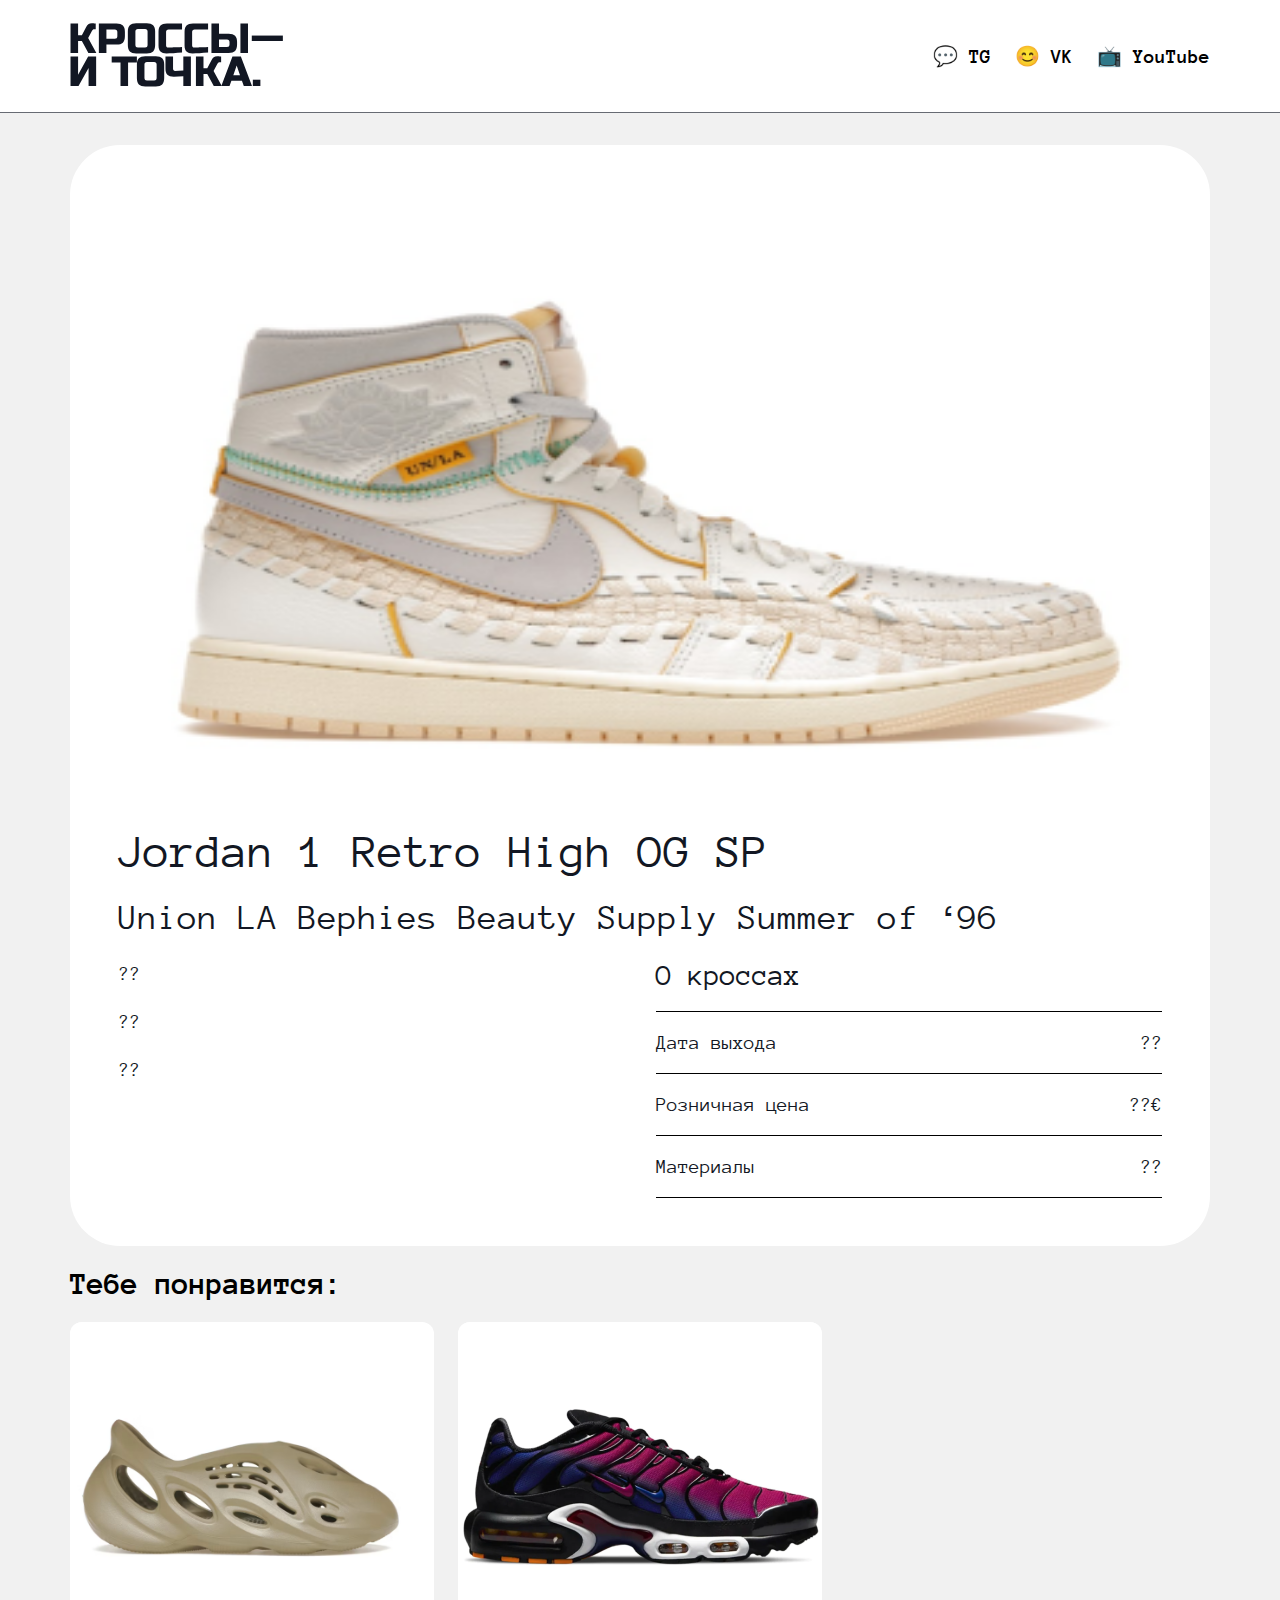
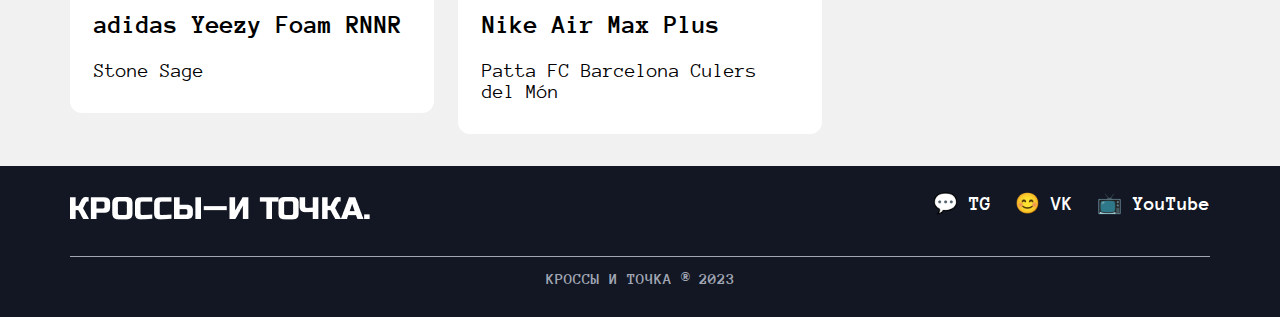
<file: fifth_week/pages/index6.html>
<!DOCTYPE html>
<html lang="ru">
<head>
    <meta charset="UTF-8">
    <meta name="viewport" content="width=device-width, initial-scale=1.0">
    <title>Кроссы — и точка</title>
    <link href="../style1.css" rel="stylesheet">
</head>
<body>
    <header class="header"> 
        <div class="header__container"> 
            <a href="../index.html">
                <img alt="logo" src="../images/logo (1).svg"/>
            </a>
            <nav class="header__icon-container">
                <a class="header__link" href="#">💬&nbspTG</a> 
                <a class="header__link" href="#">😊&nbspVK</a> 
                <a class="header__link" href="#">📺&nbspYouTube</a> 
            </nav>
        </div>
    </header>
    <main class="main">
        <div class="main__container">
            <div class="main__basic">
                <img class="main__img" src="../images/gordan_high_sp.png" alt="Jordan 1 Retro High OG SP"/>
                <h1 class="main__title">Jordan 1 Retro High OG SP</h1>
                <h2 class="main__subtitle">Union LA Bephies Beauty Supply Summer of ‘96</h2>
                <div class="main__text-container">
                    <div class="main__text-left-container">
                        <p class="main__text-left">??</p>
                        <p class="main__text-left">??</p>
                        <p class="main__text-left">??</p>
                    </div>
                    <div class="main__text-right-container">
                        <h2 class="main__right-title">О кроссах</h2>
                        <div class="main__text-right">
                            <p class="main__name-right">Дата выхода</p>
                            <p class="main__name-right">??</p>
                        </div>
                        <div class="main__text-right">
                            <p class="main__name-right">Розничная цена</p>
                            <p class="main__name-right">??€</p>
                        </div>
                        <div class="main__text-right">
                            <p class="main__name-right">Материалы</p>
                            <p class="main__name-right">??</p>
                        </div>
                    </div>
                </div>
            </div>
            <div class="main__offer">
                <h1 class="main__offer-title">Тебе понравится:</h1>
                <div class="main__offer-container">
                    <a class="main__card" href="../pages/index4.html">
                    <div class="main__offer-card">
                        <div class="sneaker">
                            <img class="sneaker__img" alt="adidas Yeezy Foam RNNR" src="../images/adidas_yeezy.png"/>
                            <div class="card__info">
                                <h3 class="card__text-title">adidas Yeezy Foam RNNR</h3>
                                <p class="card__text-model">Stone Sage</p>
                            </div>
                        </div>
                    </div>
                    </a>
                    <a class="main__card" href="../pages/index5.html">
                    <div class="main__offer-card">
                        <div class="sneaker">
                            <img class="sneaker__img" alt="Nike Air Max Plus" src="../images/nike_air_max_plus.png"/>
                            <div class="card__info">
                                <h3 class="card__text-title">Nike Air Max Plus</h3>
                                <p class="card__text-model">Patta FC Barcelona Culers del Món</p>
                            </div>
                        </div>
                    </div>
                    </a>
                </div>
            </div>
        </div>
    </main>
    <footer class="footer">
        <div class="footer__top">
            <div class="footer__top-container">
                <div class="footer__title">
                    <img class="footer__logo" src="../images/logo.png"/>
                </div>
                <nav class="footer__icon-container">
                    <a class="footer__link" href="#">💬&nbspTG</a>
                    <a class="footer__link" href="#">😊&nbspVK</a>
                    <a class="footer__link" href="#">📺&nbspYouTube</a>
                </nav>
            </div>
        </div>
        <div class="footer__bottom">
            <h2 class="footer__h">КРОССЫ И ТОЧКА ® 2023</h2>
        </div>
    </footer>
</body>
</html>
</file>
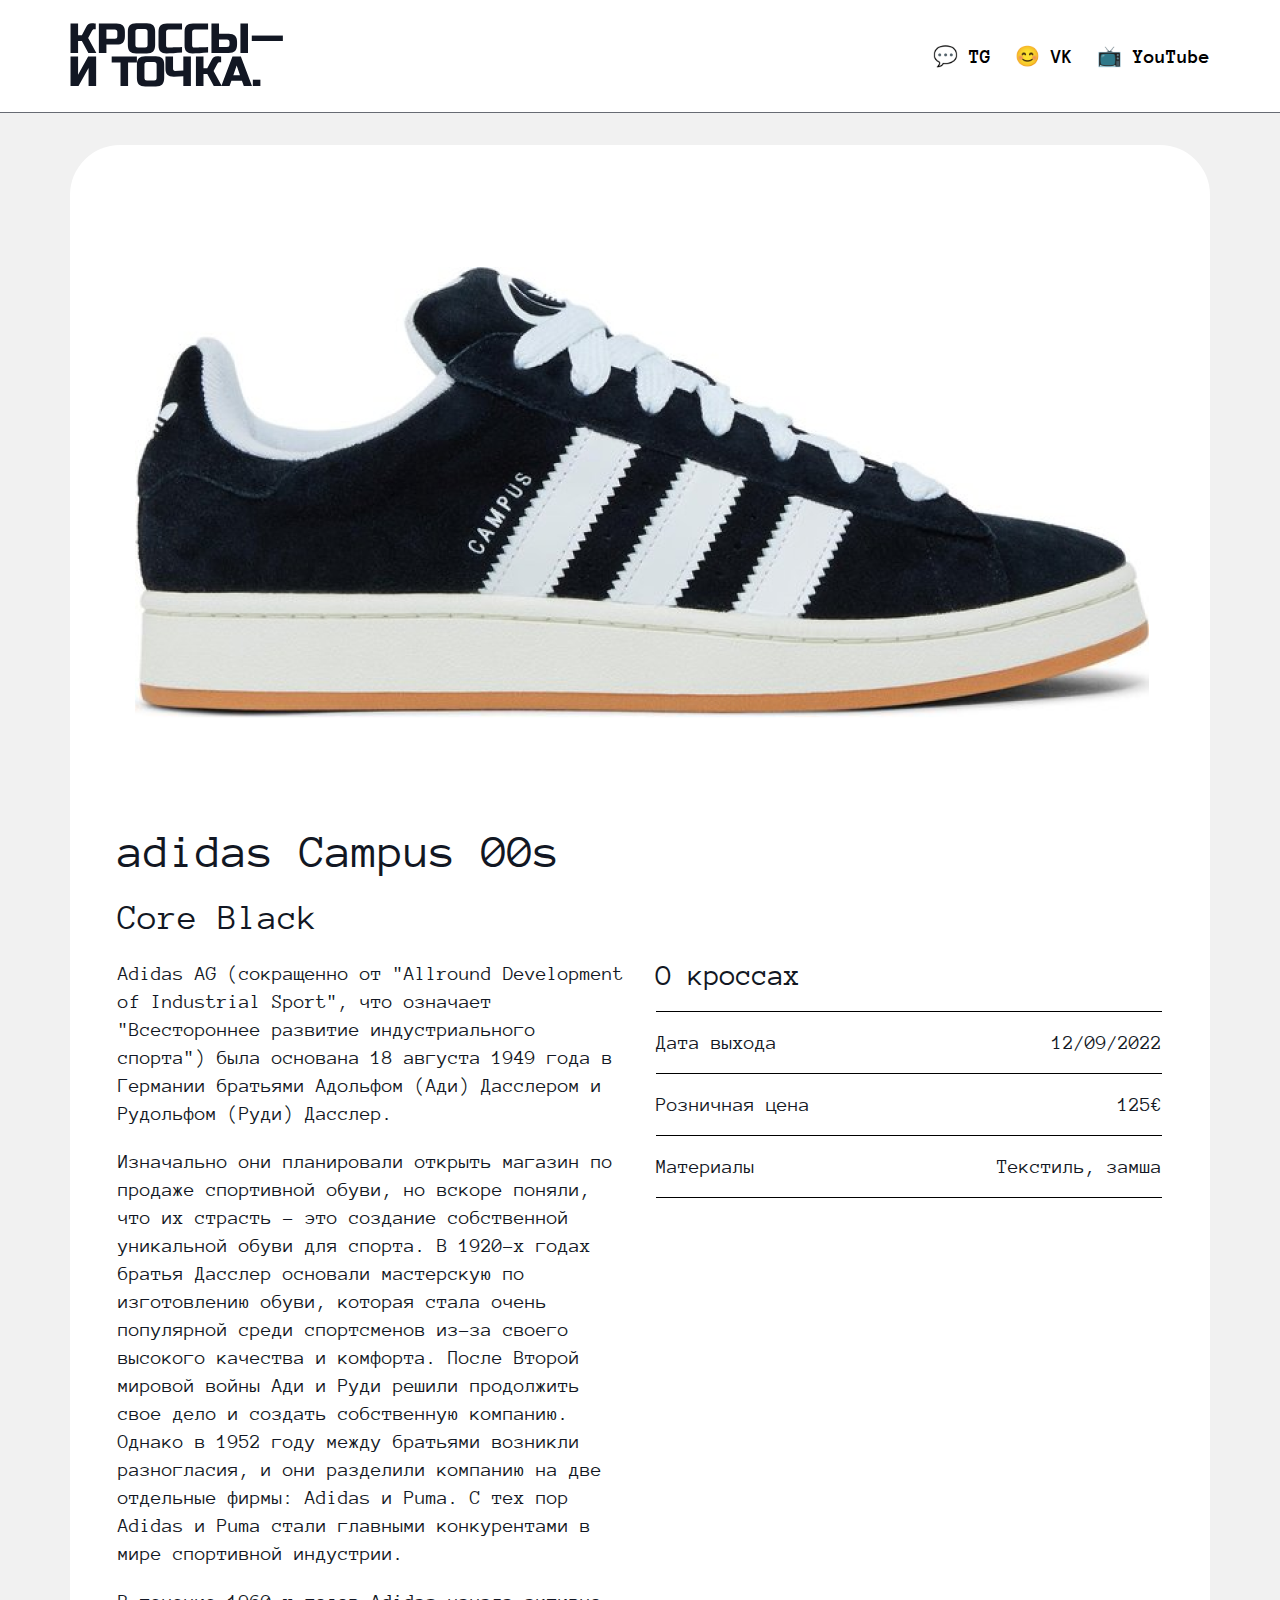
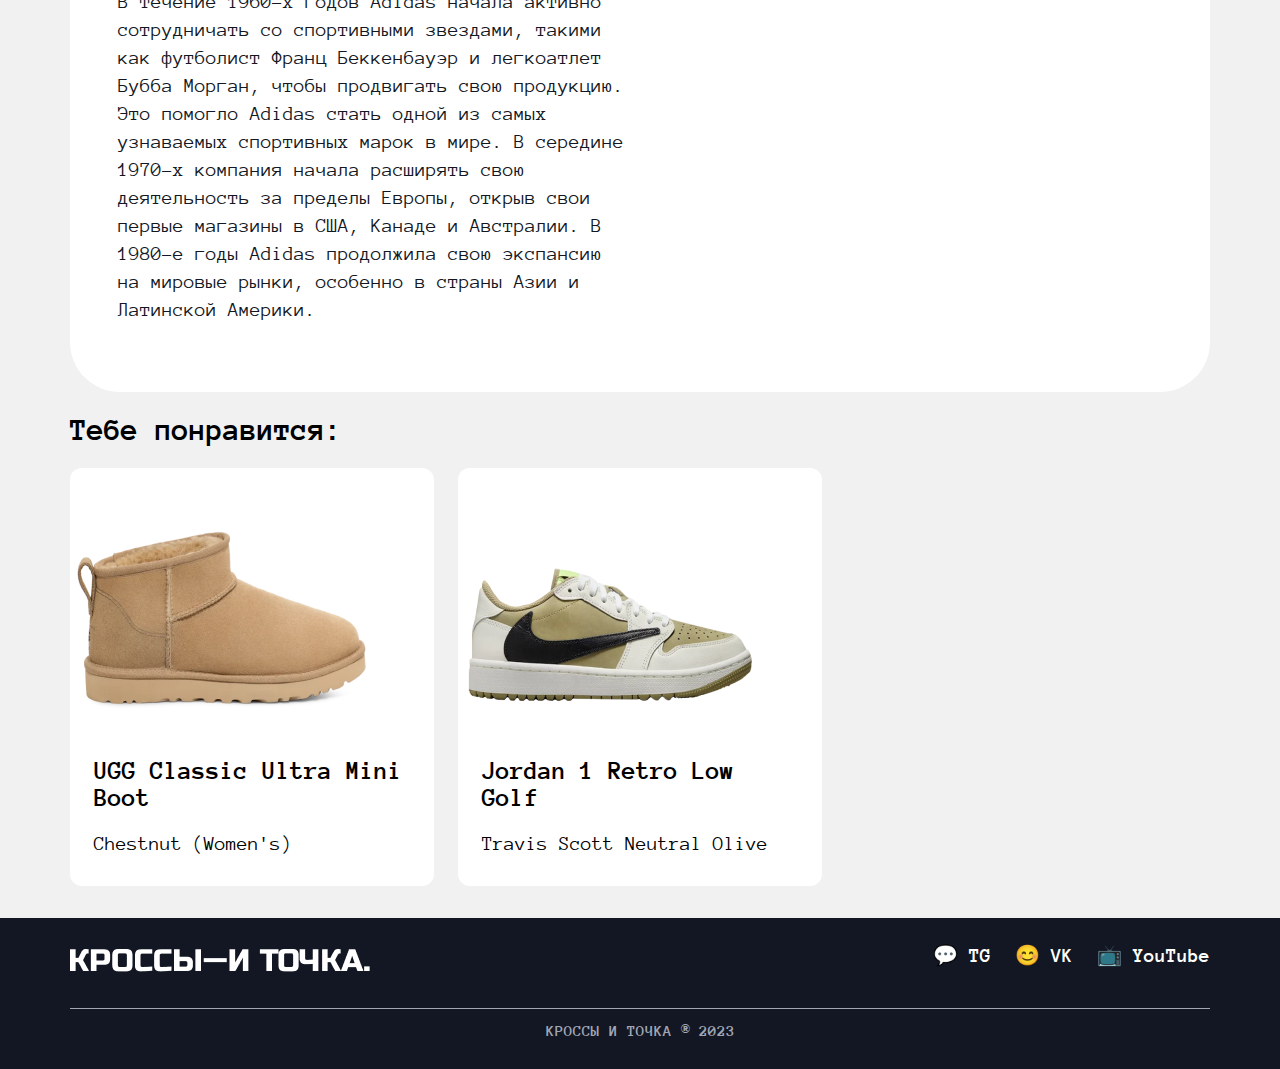
<file: fifth_week/pages/index7.html>
<!DOCTYPE html>
<html lang="ru">
<head>
    <meta charset="UTF-8">
    <meta name="viewport" content="width=device-width, initial-scale=1.0">
    <title>Кроссы — и точка</title>
    <link href="../style1.css" rel="stylesheet">
</head>
<body>
    <header class="header"> 
        <div class="header__container"> 
            <a href="../index.html">
                <img alt="logo" src="../images/logo (1).svg"/>
            </a>
            <nav class="header__icon-container">
                <a class="header__link" href="#">💬&nbspTG</a> 
                <a class="header__link" href="#">😊&nbspVK</a> 
                <a class="header__link" href="#">📺&nbspYouTube</a> 
            </nav>
        </div>
    </header>
    <main class="main">
        <div class="main__container">
            <div class="main__basic">
                <img class="main__img" src="../images/adidas_campus-big.png" alt="adidas Campus 00s"/>
                <h1 class="main__title">adidas Campus 00s</h1>
                <h2 class="main__subtitle">Core Black</h2>
                <div class="main__text-container">
                    <div class="main__text-left-container">
                        <p class="main__text-left">Adidas AG (сокращенно от "Allround Development of Industrial Sport", что означает "Всестороннее развитие индустриального спорта") была основана 18 августа 1949 года в Германии братьями Адольфом (Ади) Дасслером и Рудольфом (Руди) Дасслер.</p>
                        <p class="main__text-left">Изначально они планировали открыть магазин по продаже спортивной обуви, но вскоре поняли, что их страсть - это создание собственной уникальной обуви для спорта. В 1920-х годах братья Дасслер основали мастерскую по изготовлению обуви, которая стала очень популярной среди спортсменов из-за своего высокого качества и комфорта. После Второй мировой войны Ади и Руди решили продолжить свое дело и создать собственную компанию. Однако в 1952 году между братьями возникли разногласия, и они разделили компанию на две отдельные фирмы: Adidas и Puma. С тех пор Adidas и Puma стали главными конкурентами в мире спортивной индустрии.</p>
                        <p class="main__text-left">В течение 1960-х годов Adidas начала активно сотрудничать со спортивными звездами, такими как футболист Франц Беккенбауэр и легкоатлет Бубба Морган, чтобы продвигать свою продукцию. Это помогло Adidas стать одной из самых узнаваемых спортивных марок в мире.
                            В середине 1970-х компания начала расширять свою деятельность за пределы Европы, открыв свои первые магазины в США, Канаде и Австралии. В 1980-е годы Adidas продолжила свою экспансию на мировые рынки, особенно в страны Азии и Латинской Америки.</p>
                    </div>
                    <div class="main__text-right-container">
                        <h2 class="main__right-title">О кроссах</h2>
                        <div class="main__text-right">
                            <p class="main__name-right">Дата выхода</p>
                            <p class="main__name-right">12/09/2022</p>
                        </div>
                        <div class="main__text-right">
                            <p class="main__name-right">Розничная цена</p>
                            <p class="main__name-right">125€</p>
                        </div>
                        <div class="main__text-right">
                            <p class="main__name-right">Материалы</p>
                            <p class="main__name-right">Текстиль, замша</p>
                        </div>
                    </div>
                </div>
            </div>
            <div class="main__offer">
                <h1 class="main__offer-title">Тебе понравится:</h1>
                <div class="main__offer-container">
                    <a class="main__card" href="../pages/index8.html">
                    <div class="main__offer-card">
                        <div class="sneaker">
                            <img class="sneaker__img" alt="UGG Classic Ultra Mini Boot" src="../images/ugg_classic.png"/>
                            <div class="card__info">
                                <h3 class="card__text-title">UGG Classic Ultra Mini Boot</h3>
                                <p class="card__text-model">Chestnut (Women's)</p>
                            </div>
                        </div>
                    </div>
                    </a>
                    <a class="main__card" href="../pages/index9.html">
                    <div class="main__offer-card">
                        <div class="sneaker">
                            <img class="sneaker__img" alt="Jordan 1 Retro Low Golf" src="../images/jordan_low_golf.png"/>
                            <div class="card__info">
                                <h3 class="card__text-title">Jordan 1 Retro Low Golf</h3>
                                <p class="card__text-model">Travis Scott Neutral Olive</p>
                            </div>
                        </div>
                    </div>
                    </a>
                </div>
            </div>
        </div>
    </main>
    <footer class="footer">
        <div class="footer__top">
            <div class="footer__top-container">
                <div class="footer__title">
                    <img class="footer__logo" src="../images/logo.png"/>
                </div>
                <nav class="footer__icon-container">
                    <a class="footer__link" href="#">💬&nbspTG</a>
                    <a class="footer__link" href="#">😊&nbspVK</a>
                    <a class="footer__link" href="#">📺&nbspYouTube</a>
                </nav>
            </div>
        </div>
        <div class="footer__bottom">
            <h2 class="footer__h">КРОССЫ И ТОЧКА ® 2023</h2>
        </div>
    </footer>
</body>
</html>
</file>
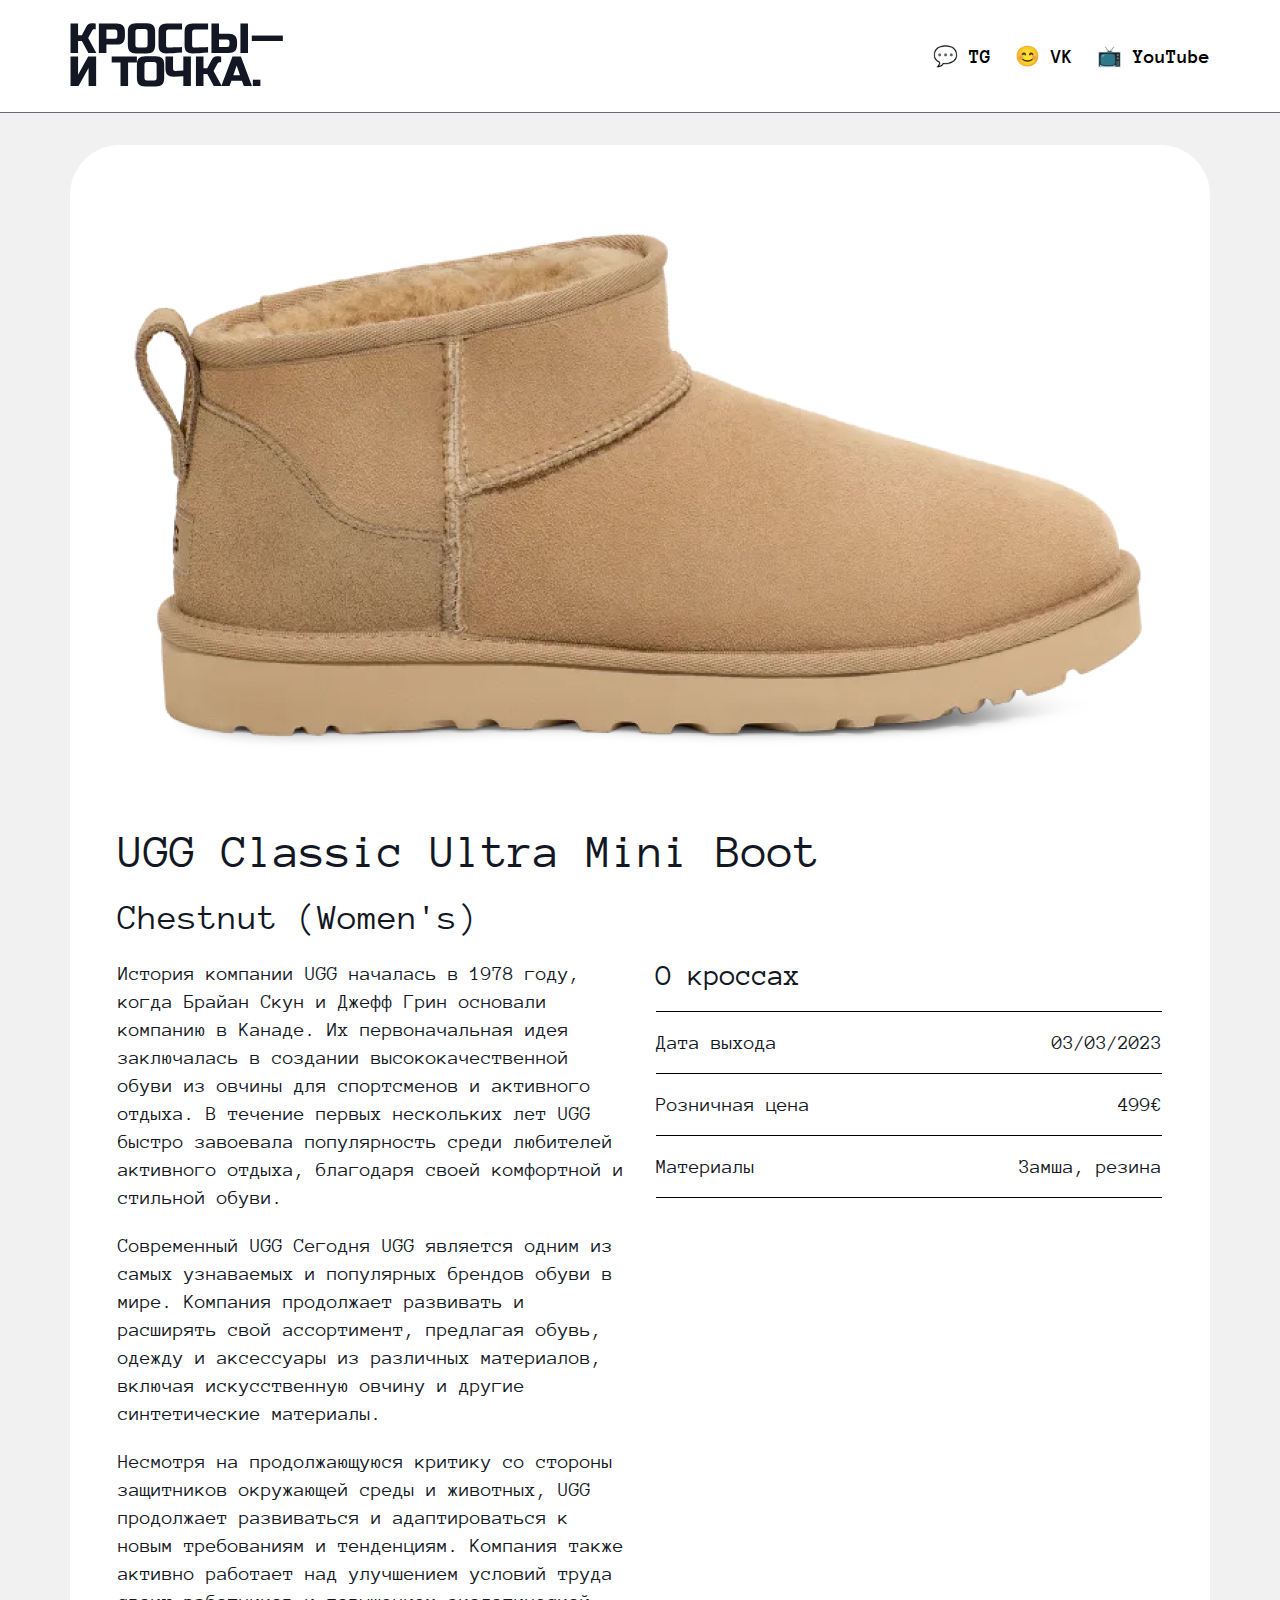
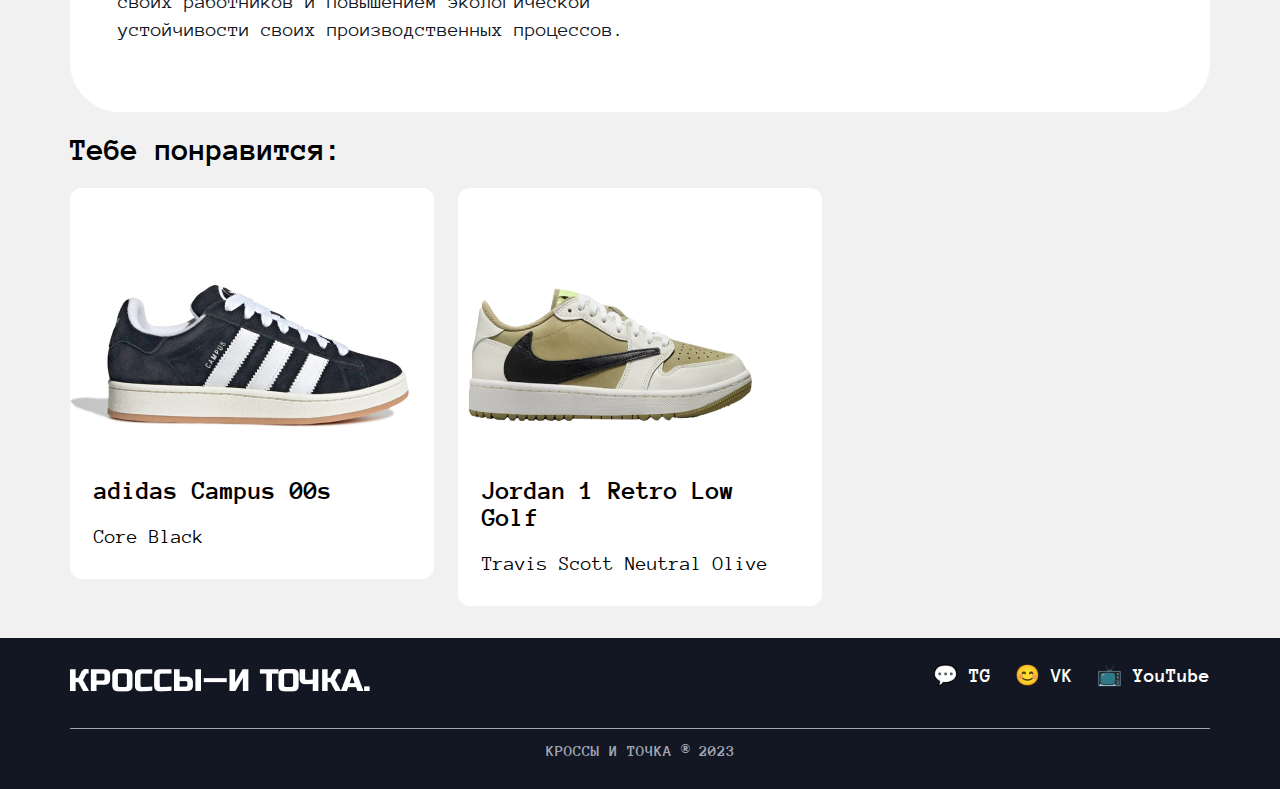
<file: fifth_week/pages/index8.html>
<!DOCTYPE html>
<html lang="ru">
<head>
    <meta charset="UTF-8">
    <meta name="viewport" content="width=device-width, initial-scale=1.0">
    <title>Кроссы — и точка</title>
    <link href="../style1.css" rel="stylesheet">
</head>
<body>
    <header class="header"> 
        <div class="header__container"> 
            <a href="../index.html">
                <img alt="logo" src="../images/logo (1).svg"/>
            </a>
            <nav class="header__icon-container">
                <a class="header__link" href="#">💬&nbspTG</a> 
                <a class="header__link" href="#">😊&nbspVK</a> 
                <a class="header__link" href="#">📺&nbspYouTube</a> 
            </nav>
        </div>
    </header>
    <main class="main">
        <div class="main__container">
            <div class="main__basic">
                <img class="main__img" src="../images/ugg_classic-big.png" alt="UGG Classic Ultra Mini Boot"/>
                <h1 class="main__title">UGG Classic Ultra Mini Boot</h1>
                <h2 class="main__subtitle">Chestnut (Women's)</h2>
                <div class="main__text-container">
                    <div class="main__text-left-container">
                        <p class="main__text-left">История компании UGG началась в 1978 году, когда Брайан Скун и Джефф Грин основали компанию в Канаде. Их первоначальная идея заключалась в создании высококачественной обуви из овчины для спортсменов и активного отдыха. В течение первых нескольких лет UGG быстро завоевала популярность среди любителей активного отдыха, благодаря своей комфортной и стильной обуви.</p>
                        <p class="main__text-left">Современный UGG Сегодня UGG является одним из самых узнаваемых и популярных брендов обуви в мире. Компания продолжает развивать и расширять свой ассортимент, предлагая обувь, одежду и аксессуары из различных материалов, включая искусственную овчину и другие синтетические материалы.</p>
                        <p class="main__text-left">Несмотря на продолжающуюся критику со стороны защитников окружающей среды и животных, UGG продолжает развиваться и адаптироваться к новым требованиям и тенденциям. Компания также активно работает над улучшением условий труда своих работников и повышением экологической устойчивости своих производственных процессов.</p>
                    </div>
                    <div class="main__text-right-container">
                        <h2 class="main__right-title">О кроссах</h2>
                        <div class="main__text-right">
                            <p class="main__name-right">Дата выхода</p>
                            <p class="main__name-right">03/03/2023</p>
                        </div>
                        <div class="main__text-right">
                            <p class="main__name-right">Розничная цена</p>
                            <p class="main__name-right">499€</p>
                        </div>
                        <div class="main__text-right">
                            <p class="main__name-right">Материалы</p>
                            <p class="main__name-right">Замша, резина</p>
                        </div>
                    </div>
                </div>
            </div>
            <div class="main__offer">
                <h1 class="main__offer-title">Тебе понравится:</h1>
                <div class="main__offer-container">
                    <a class="main__card" href="../pages/index7.html">
                    <div class="main__offer-card">
                        <div class="sneaker">
                            <img class="sneaker__img" alt="adidas Campus 00s" src="../images/adidas_campus.png"/>
                            <div class="card__info">
                                <h3 class="card__text-title">adidas Campus 00s</h3>
                                <p class="card__text-model">Core Black</p>
                            </div>
                        </div>
                    </div>
                    </a>
                    <a class="main__card" href="../pages/index9.html">
                    <div class="main__offer-card">
                        <div class="sneaker">
                            <img class="sneaker__img" alt="Jordan 1 Retro Low Golf" src="../images/jordan_low_golf.png"/>
                            <div class="card__info">
                                <h3 class="card__text-title">Jordan 1 Retro Low Golf</h3>
                                <p class="card__text-model">Travis Scott Neutral Olive</p>
                            </div>
                        </div>
                    </div>
                    </a>
                </div>
            </div>
        </div>
    </main>
    <footer class="footer">
        <div class="footer__top">
            <div class="footer__top-container">
                <div class="footer__title">
                    <img class="footer__logo" src="../images/logo.png"/>
                </div>
                <nav class="footer__icon-container">
                    <a class="footer__link" href="#">💬&nbspTG</a>
                    <a class="footer__link" href="#">😊&nbspVK</a>
                    <a class="footer__link" href="#">📺&nbspYouTube</a>
                </nav>
            </div>
        </div>
        <div class="footer__bottom">
            <h2 class="footer__h">КРОССЫ И ТОЧКА ® 2023</h2>
        </div>
    </footer>
</body>
</html>
</file>
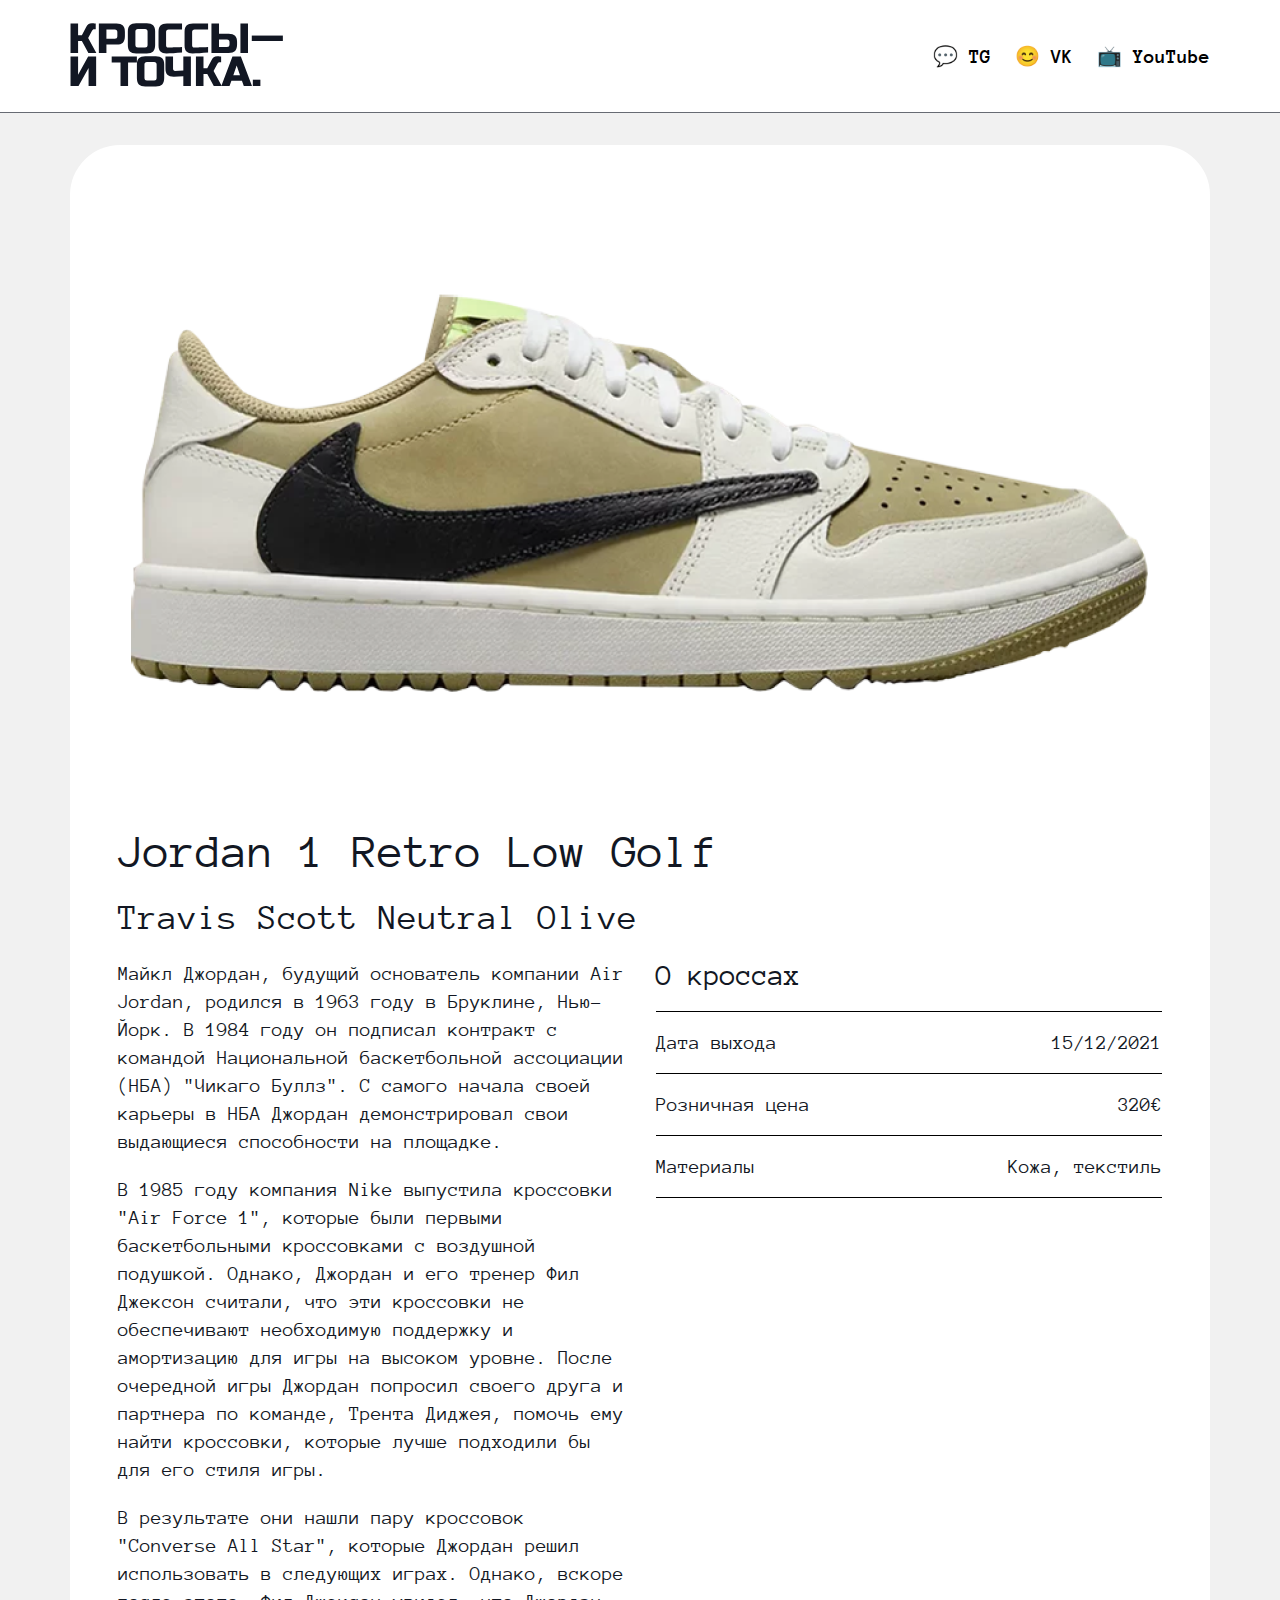
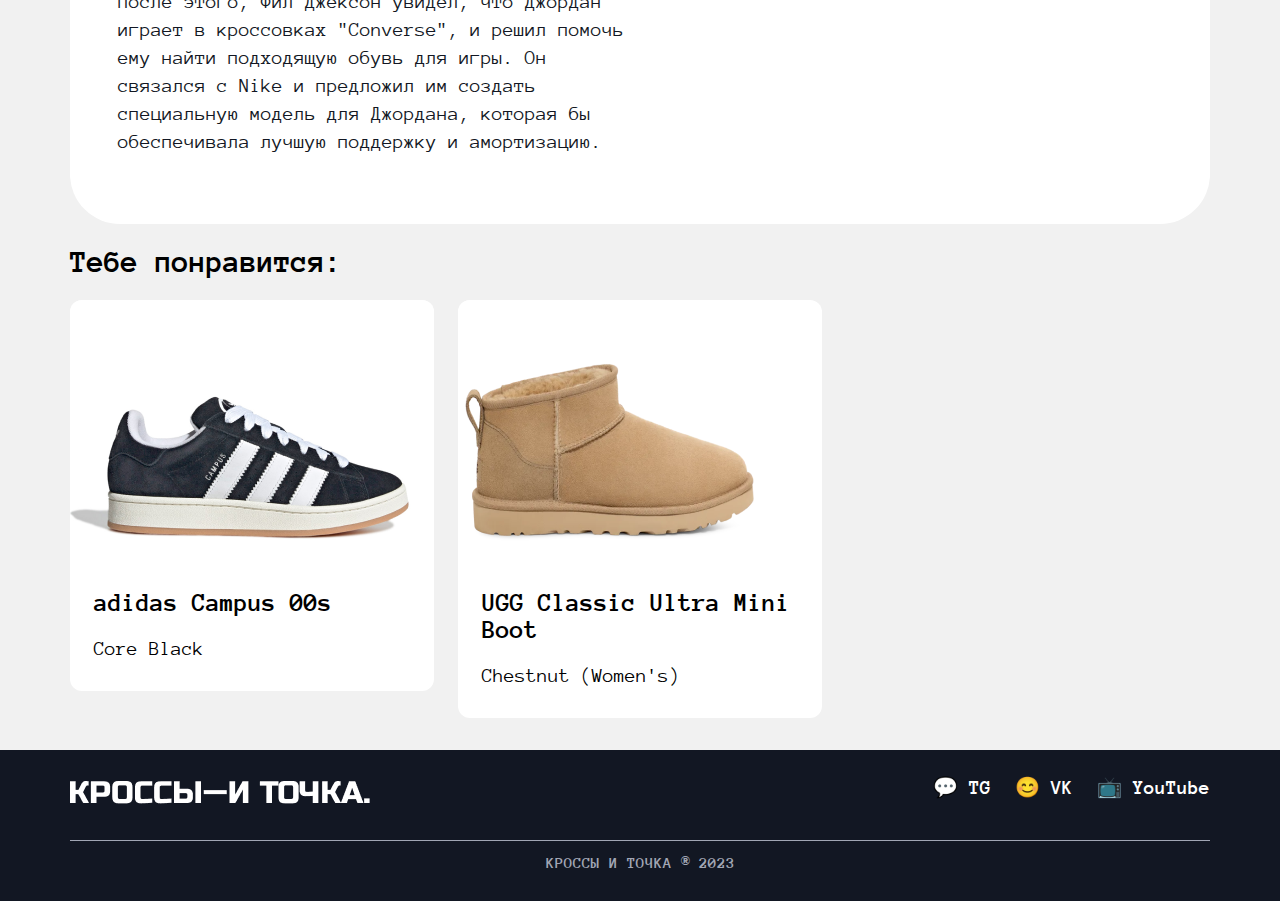
<file: fifth_week/pages/index9.html>
<!DOCTYPE html>
<html lang="ru">
<head>
    <meta charset="UTF-8">
    <meta name="viewport" content="width=device-width, initial-scale=1.0">
    <title>Кроссы — и точка</title>
    <link href="../style1.css" rel="stylesheet">
</head>
<body>
    <header class="header"> 
        <div class="header__container"> 
            <a href="../index.html">
                <img alt="logo" src="../images/logo (1).svg"/>
            </a>
            <nav class="header__icon-container">
                <a class="header__link" href="#">💬&nbspTG</a> 
                <a class="header__link" href="#">😊&nbspVK</a> 
                <a class="header__link" href="#">📺&nbspYouTube</a> 
            </nav>
        </div>
    </header>
    <main class="main">
        <div class="main__container">
            <div class="main__basic">
                <img class="main__img" src="../images/jordan_low_golf-big.png" alt="Jordan 1 Retro Low Golf"/>
                <h1 class="main__title">Jordan 1 Retro Low Golf</h1>
                <h2 class="main__subtitle">Travis Scott Neutral Olive</h2>
                <div class="main__text-container">
                    <div class="main__text-left-container">
                        <p class="main__text-left">Майкл Джордан, будущий основатель компании Air Jordan, родился в 1963 году в Бруклине, Нью-Йорк. В 1984 году он подписал контракт с командой Национальной баскетбольной ассоциации (НБА) "Чикаго Буллз". С самого начала своей карьеры в НБА Джордан демонстрировал свои выдающиеся способности на площадке.</p>
                        <p class="main__text-left">В 1985 году компания Nike выпустила кроссовки "Air Force 1", которые были первыми баскетбольными кроссовками с воздушной подушкой. Однако, Джордан и его тренер Фил Джексон считали, что эти кроссовки не обеспечивают необходимую поддержку и амортизацию для игры на высоком уровне.
                            После очередной игры Джордан попросил своего друга и партнера по команде, Трента Диджея, помочь ему найти кроссовки, которые лучше подходили бы для его стиля игры.</p>
                        <p class="main__text-left">В результате они нашли пару кроссовок "Converse All Star", которые Джордан решил использовать в следующих играх.
                            Однако, вскоре после этого, Фил Джексон увидел, что Джордан играет в кроссовках "Converse", и решил помочь ему найти подходящую обувь для игры. Он связался с Nike и предложил им создать специальную модель для Джордана, которая бы обеспечивала лучшую поддержку и амортизацию.</p>
                    </div>
                    <div class="main__text-right-container">
                        <h2 class="main__right-title">О кроссах</h2>
                        <div class="main__text-right">
                            <p class="main__name-right">Дата выхода</p>
                            <p class="main__name-right">15/12/2021</p>
                        </div>
                        <div class="main__text-right">
                            <p class="main__name-right">Розничная цена</p>
                            <p class="main__name-right">320€</p>
                        </div>
                        <div class="main__text-right">
                            <p class="main__name-right">Материалы</p>
                            <p class="main__name-right">Кожа, текстиль</p>
                        </div>
                    </div>
                </div>
            </div>
            <div class="main__offer">
                <h1 class="main__offer-title">Тебе понравится:</h1>
                <div class="main__offer-container">
                    <a class="main__card" href="../pages/index7.html">
                    <div class="main__offer-card">
                        <div class="sneaker">
                            <img class="sneaker__img" alt="adidas Campus 00s" src="../images/adidas_campus.png"/>
                            <div class="card__info">
                                <h3 class="card__text-title">adidas Campus 00s</h3>
                                <p class="card__text-model">Core Black</p>
                            </div>
                        </div>
                    </div>
                    </a>
                    <a class="main__card" href="../pages/index8.html">
                    <div class="main__offer-card">
                        <div class="sneaker">
                            <img class="sneaker__img" alt="UGG Classic Ultra Mini Boot" src="../images/ugg_classic.png"/>
                            <div class="card__info">
                                <h3 class="card__text-title">UGG Classic Ultra Mini Boot</h3>
                                <p class="card__text-model">Chestnut (Women's)</p>
                            </div>
                        </div>
                    </div>
                    </a>
                </div>
            </div>
        </div>
    </main>
    <footer class="footer">
        <div class="footer__top">
            <div class="footer__top-container">
                <div class="footer__title">
                    <img class="footer__logo" src="../images/logo.png"/>
                </div>
                <nav class="footer__icon-container">
                    <a class="footer__link" href="#">💬&nbspTG</a>
                    <a class="footer__link" href="#">😊&nbspVK</a>
                    <a class="footer__link" href="#">📺&nbspYouTube</a>
                </nav>
            </div>
        </div>
        <div class="footer__bottom">
            <h2 class="footer__h">КРОССЫ И ТОЧКА ® 2023</h2>
        </div>
    </footer>
</body>
</html>
</file>
<file: fifth_week/style.css>
@font-face {
    font-family: "Anonymous Pro";
    src: url(fonts/AnonymousPro-Bold.ttf);
    font-weight: 700;
}
  
@font-face {
    font-family: "Anonymous Pro";
    src: url(fonts/AnonymousPro-Regular.ttf);
}

body{
    margin: 0;
    display: flex;
    flex-direction: column;
    align-items: center;
    font-family: "Anonymous Pro";
}

.header{
    width: 100%;
    display: flex;
    justify-content: center;
    height: 112px;
    border-bottom: 1px solid #676B73;
}

.header__container{
    width: 1140px; 
    display: flex;
    justify-content: space-between;
    align-items: center;
    padding: 24px 0;
}

.header__icon-container{
    display: flex;
    gap: 24px;
    font-size: 20px;
    font-style: normal;
    font-weight: 700;
    line-height: normal;
    padding: 24px 0;
}

.header__link{
    text-decoration: none;
    font-size: 20px;
    font-weight: 700;
    color:black;
    cursor: pointer;
}

.main{
    width: 100%;
    background-color: #F1F1F1;
    display: flex;
    flex-direction: column;
    align-items: center;
    padding: 32px 0;
}

.main__title{
    width: 1140px; 
    margin: 0;
    padding-bottom: 32px;
    font-size: 48px;
    font-style: normal;
    font-weight: 700;
    line-height: 100%;
}

.main__container{
    width: 1140px; 
    display: flex;
    flex-wrap: wrap;
    justify-content: center;
    gap: 24px;
    
}

.main__content-card{
    width: 364px;
    height: auto;
    
}

.sneaker{   
    background-color: white; 
    border-radius: 12px;
}

.sneaker__img{
    border-radius: 12px;
    height: 254px;
    width: 364px;
    align-self: stretch;
}
  
.card__info{
    padding: 32px 24px;
    display: flex;
    justify-content: center;
    flex-direction: column;
    align-items: flex-start;
    column-gap: 10px;
}

.card__text-title{
    margin:0;
    font-size: 26px;
    font-weight: 700;
    line-height: normal;
    margin-bottom: 10px;
}
  
.card__text-model{
    margin:0;
    font-size: 20px;
    font-weight: 400;
}

a{
    text-decoration: none;
    color: #000;
}

footer{
    background: var(--black, #121723);
    width: 100%;
    height: 151px;
    display: flex;
    flex-direction: column;
    align-items: center;
}

.footer__top-container{
    width: 1140px;
    height: 90px;
    display: flex;
    justify-content: space-between; 
    border-bottom: 1px solid #A1A6B4;
}
  
.footer__title{
    margin-top: 31px;
}
  
.footer__icon-container{
    display: flex;
    gap: 24px;
    font-size: 20px;
    font-style: normal;
    font-weight: 700;
    line-height: normal;
    margin-top: 25px;
}
  
.footer__link{
    text-decoration: none;
    cursor: pointer;
    color:white;
}

.footer__bottom{
    display: flex;
    align-items: center;
    justify-content: center;
    width: 100%;
    max-width: 1140px;
}
  
.footer__h{
    color: var(--text_gray, #A1A6B4);
    font-size: 16px;
    font-style: normal;
    font-weight: 700;
    line-height: normal;
    
}

.main__card {
    transition: transform 0.3s ease;
}
  
.main__card:hover {
    transform: scale(1.2);
    transform: translateY(-10px);
    
    
}

.main__card:hover::after {
    opacity: 1;
  }

@media screen and (max-width: 1150px){
    .header__container{
        width: 750px;
        padding: 24px 16px;
    }
    .header__icon-container{
        margin: 0;
        padding-top: 24px;
    }
    .main__title{
        width: 750px;
    }
    .main__container{
        width: 750px;
        margin: 0 16px;
    }
    .sneaker__img{
        width: 343px;
    }
    .main__content-card{
        width: 343px;
    }
    .footer__top-container{
        width: 750px;
    }
    .footer__bottom{
        width: 750px;
    }
    .footer__h{
        margin: 24px 0 0;
    }
}

@media screen and (max-width: 780px){
    .header{
        height: 163px;
    }
    .header__container{
        flex-direction: column;
        align-items: center;
        width: 343px;
        padding: 24px 16px;
    }
    .header__icon-container{
        margin: 0;
        padding-top: 24px;
    }
    .main__title{
        font-size: 32px;
        width: 343px;
    }
    .main__container{
        width: 550px;
        margin: 0 16px;
    }
    .main__content-card{
        width: 343px;
    }
    .footer{
        margin: 0 16px;
        padding: 32px 0 24px;
    }
    .footer__top-container{
        flex-direction: column;
        align-items: center;
        width: 343px;
        height: 98px;
    }
    .footer__title{
        margin: 0;
    }
    .footer__icon-container{
        margin: 0 0 24px 0;
    }
    .footer__bottom{
        width: 343px;
    }
    .footer__h{
        margin: 24px 0 0;
    }
}


@media screen and (max-width: 550px){
    .header{
        height: 163px;
    }
    .header__container{
        flex-direction: column;
        align-items: center;
        width: 343px;
        padding: 24px 16px;
    }
    .header__icon-container{
        margin: 0;
        padding-top: 24px;
    }
    .main__title{
        font-size: 32px;
        width: 343px;
    }
    .main__container{
        width: 343px;
        margin: 0 16px;
    }
    .main__content-card{
        width: 343px;
    }
    .footer{
        margin: 0 16px;
        padding: 32px 0 24px;
    }
    .footer__top-container{
        flex-direction: column;
        align-items: center;
        width: 343px;
        height: 98px;
    }
    .footer__title{
        margin: 0;
    }
    .footer__icon-container{
        margin: 0 0 24px 0;
    }
    .footer__bottom{
        width: 343px;
    }
    .footer__h{
        margin: 24px 0 0;
    }
}
</file>
<file: fifth_week/style1.css>
@font-face {
    font-family: "Anonymous Pro";
    src: url(fonts/AnonymousPro-Bold.ttf);
    font-weight: 700;
}
  
@font-face {
    font-family: "Anonymous Pro";
    src: url(fonts/AnonymousPro-Regular.ttf);
}

body{
    margin: 0;
    display: flex;
    flex-direction: column;
    align-items: center;
    font-family: "Anonymous Pro";
}

a{
    text-decoration: none;
    color: #000;
}

.header{
    width: 100%;
    display: flex;
    justify-content: center;
    height: 112px;
    border-bottom: 1px solid #676B73;
}

.header__container{
    width: 1140px; 
    display: flex;
    justify-content: space-between;
    align-items: center;
    padding: 24px 0;
}

.header__icon-container{
    display: flex;
    gap: 24px;
    font-size: 20px;
    font-style: normal;
    font-weight: 700;
    line-height: normal;
    
}

.header__link{
    text-decoration: none;
    font-size: 20px;
    font-weight: 700;
    color:black;
    cursor: pointer;
}

.main{
    width: 100%;
    background-color: #F1F1F1;
    display: flex;
    justify-content: center;
}

.main__container{
    display: inline-block;
    margin: 32px 0;
}

.main__basic{
    padding: 48px;
    width: 1044px;
    border-radius: 50px;
    background: var(--white-100, #FFF); 
}

.main__img{
    width: 100%;
    height: 600px;
    padding-bottom: 32px;
}

.main__title{
    color: var(--black, #121723);
    font-family: Anonymous Pro;
    font-size: 48px;
    font-style: normal;
    font-weight: 400;
    line-height: 100%; /* 48px */
    margin: 0;
}

.main__subtitle{
    color: var(--black, #121723);
    font-family: Anonymous Pro;
    font-size: 36px;
    font-style: normal;
    font-weight: 400;
    line-height: 100%; /* 36px */
    padding: 24px 0;
    margin: 0;
}

.main__text-container{
    display: flex;
    justify-content: space-between;
    margin: 0;
}

.main__text-left-container{
    width: 50%;
    padding-right: 16px;
}

.main__text-left{
    color: var(--black, #121723);
    font-family: Anonymous Pro;
    font-size: 20px;
    font-style: normal;
    font-weight: 400;
    line-height: 28px; /* 140% */
    margin: 0;
    padding-bottom: 20px;
}

.main__text-right-container{
    width: 50%;
    padding-left: 16px;
}

.main__right-title{
    color: var(--black, #121723);
    font-family: Anonymous Pro;
    font-size: 30px;
    font-style: normal;
    font-weight: 400;
    line-height: normal;
    border-bottom: 1px solid #000;
    padding-bottom: 20px;
    margin: 0;
}

.main__text-right{
    display: flex;
    justify-content: space-between;
    border-bottom: 1px solid #000;
    margin: 0;
    padding: 20px 0;
}

.main__name-right{
    margin: 0;
    color: var(--black, #121723);
    font-family: Anonymous Pro;
    font-size: 20px;
    font-style: normal;
    font-weight: 400;
    line-height: normal;
}

.main__offer{
    margin: 0;
    width: 1140px; 
}

.main__offer-container{
    width: 1140px; 
    display: flex;
    flex-wrap: wrap;
    justify-content: left;
    gap: 24px;
}

.main__offer-card{
    width: 364px;
    height: auto;
}

.sneaker{   
    background-color: white; 
    border-radius: 12px;
}

.sneaker__img{
    border-radius: 12px;
    height: 254px;
}

.card__info{
    padding: 32px 24px;
    display: flex;
    justify-content: center;
    flex-direction: column;
    align-items: flex-start;
    gap: 12px;
    align-self: stretch;
}

.card__text-title{
    margin:0;
    font-size: 26px;
    font-weight: 700;
    line-height: normal;
    margin-bottom: 10px;
}
  
.card__text-model{
    margin:0;
    font-size: 20px;
    font-weight: 400;
}

footer{
    background: var(--black, #121723);
    width: 100%;
    height: 151px;
    display: flex;
    flex-direction: column;
    align-items: center;
}

.footer__top-container{
    width: 1140px;
    height: 90px;
    display: flex;
    justify-content: space-between; 
    border-bottom: 1px solid #A1A6B4;
}
  
.footer__title{
    margin-top: 31px;
}
  
.footer__icon-container{
    display: flex;
    gap: 24px;
    font-size: 20px;
    font-style: normal;
    font-weight: 700;
    line-height: normal;
    margin-top: 25px;
}
  
.footer__link{
    text-decoration: none;
    cursor: pointer;
    color:white;
}

.footer__bottom{
    display: flex;
    align-items: center;
    justify-content: center;
    width: 100%;
    max-width: 1140px;
}
  
.footer__h{
    color: var(--text_gray, #A1A6B4);
    font-size: 16px;
    font-style: normal;
    font-weight: 700;
    line-height: normal;
    
}

.main__card {
    transition: transform 0.3s ease;
}

.main__card:hover {
    transform: scale(1.2);
    transform: translateY(-10px);
}

@media screen and (max-width: 1150px){
    .header__container{
        width: 750px;
    }
    .header__icon-container{
        margin: 0;
        padding-top: 24px;
    }
    .main{
        margin:0;
        padding: 32px 0;
    }
    .main__container{
        margin: 0;
        width: 780px;
    }
    .main__basic{
        width: 730px;
        padding: 24px;
    }
    .main__img{
        width: 730px;
        height: 430px;
    }
    .main__title{
        width: 750px;
    }
    .main__subtitle{
        width: 750px;
    }
    .main__name-right{
        font-size: 16px;
    }
    .main__offer{
        width: 770px;
    }
    .main__offer-container{
        width: 770px;
    }
    .footer__top-container{
        width: 750px;
    }
    .footer__bottom{
        width: 750px;
    }
    .footer__h{
        margin: 24px 0 0;
    }
}

@media screen and (max-width: 850px){
    .header{
        height: 163px;
    }
    .header__container{
        flex-direction: column;
        align-items: center;
        width: 600px;
    }
    .header__icon-container{
        margin: 0;
    }
    .main{
        margin:0;
    }
    .main__container{
        margin: 0;
        width: 640px;
    }
    .main__basic{
        width: 600px;
        padding: 24px;
        border-radius: 12px;
    }
    .main__img{
        width: 600px;
        height: 370px;
    }
    .main__title{
        width: 600px;
        font-size: 32px;
    }
    .main__subtitle{
        width: 600px;
        font-size: 20px;
    }
    .main__text-container{
        width: 600px;
        display: inline-block;
    }
    .main__text-left{
        font-size: 16px;
    }
    .main__text-right-container{
        width: 100%;
        padding: 0;
    }
    .main__text-left-container{
        width: 100%;
        padding: 0;
    }
    .main__right-title{
        font-size: 24px;
    }
    .main__name-right{
        font-size: 16px;
    }
    .main__offer{
        width: 650px;
    }
    .main__offer-container{
        flex-direction: column;
        width: 650px;
    }
    .footer{
        margin: 0 16px;
        padding: 32px 0 24px;
    }
    .footer__top-container{
        flex-direction: column;
        align-items: center;
        width: 343px;
        height: 98px;
    }
    .footer__title{
        margin: 0;
    }
    .footer__icon-container{
        margin: 0 0 24px 0;
    }
    .footer__bottom{
        width: 343px;
    }
    .footer__h{
        margin: 24px 0 0;
    }
}

@media screen and (max-width: 670px){
    .header{
        height: 163px;
    }
    .header__container{
        flex-direction: column;
        align-items: center;
        width: 343px;
    }
    .header__icon-container{
        margin: 0;
    }
    .main{
        margin:0;
        padding: 32px 0;
    }
    .main__container{
        margin: 0;
        width: 343px;
    }
    .main__basic{
        width: 295px;
        padding: 24px;
        border-radius: 12px;
    }
    .main__img{
        width: 295px;
        height: 172px;
    }
    .main__title{
        width: 295px;
        font-size: 32px;
    }
    .main__subtitle{
        width: 295px;
        font-size: 20px;
    }
    .main__text-container{
        width: 295px;
        display: inline-block;
    }
    .main__text-left{
        width: 100%;
        font-size: 16px;
    }
    .main__text-right-container{
        width: 100%;
        padding: 0;
    }
    .main__text-left-container{
        width: 100%;
        padding: 0;
    }
    .main__right-title{
        font-size: 24px;
    }
    .main__name-right{
        font-size: 16px;
    }
    .main__offer{
        width: 343px;
    }
    .main__offer-container{
        flex-direction: column;
        width: 343px;
    }
    .main__card{
        width: 343px;
    }
    .main__offer-cards{
        width: 343px;
    }
    .sneaker{
        width: 343px;
    }
    .sneaker__img{
        width: 343px;
        
    }
    .card__info{
        width: 295px;
    }
    .footer{
        margin: 0 16px;
        padding: 32px 0 24px;
    }
    .footer__top-container{
        flex-direction: column;
        align-items: center;
        width: 343px;
        height: 98px;
    }
    .footer__title{
        margin: 0;
    }
    .footer__icon-container{
        margin: 0 0 24px 0;
    }
    .footer__bottom{
        width: 343px;
    }
    .footer__h{
        margin: 24px 0 0;
    }
}
</file>
